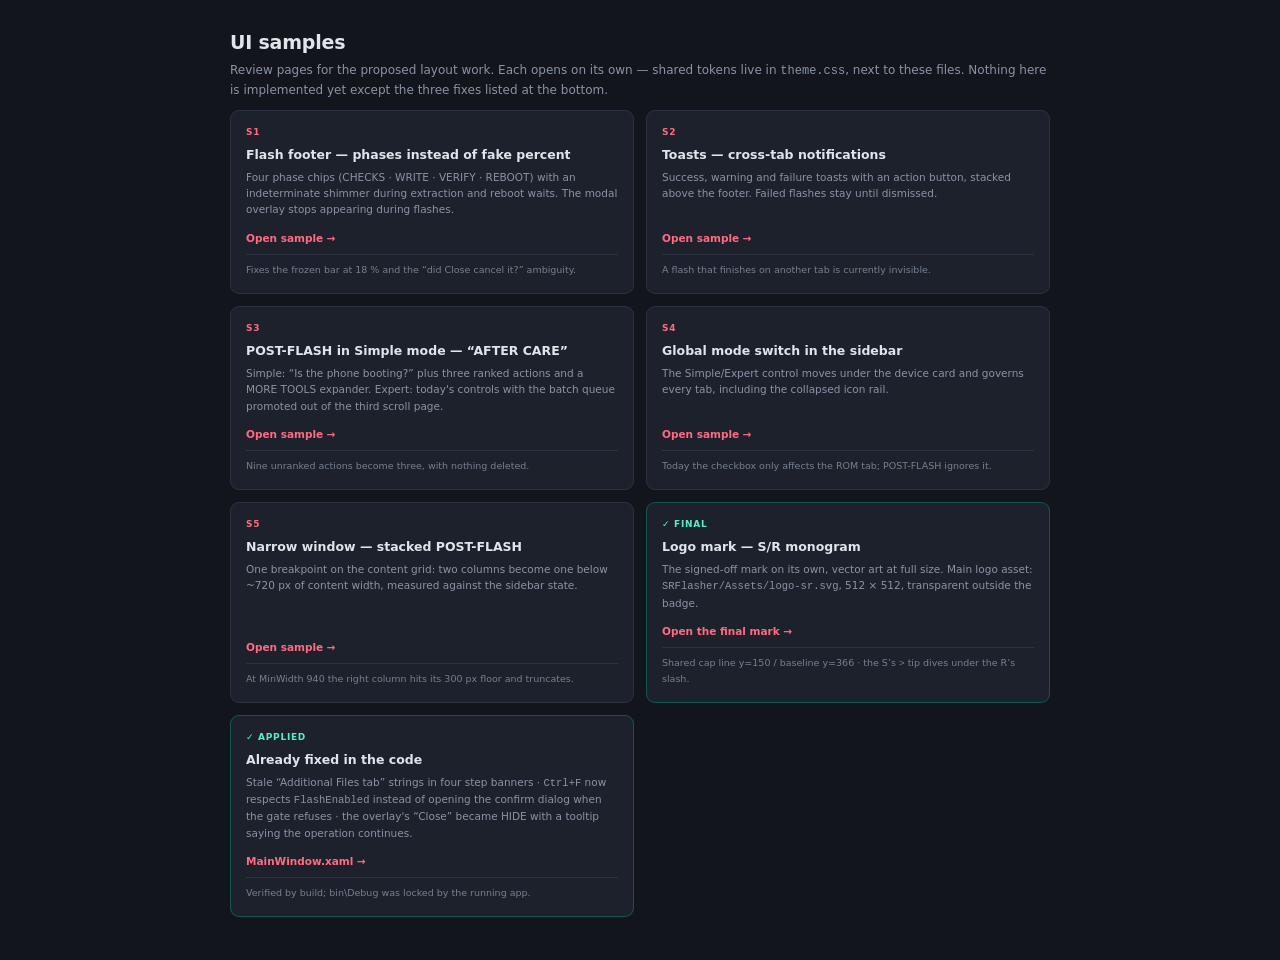
<file: UI-Samples/index.html>
<!DOCTYPE html>
<html lang="en">
<head>
<meta charset="utf-8">
<title>UI samples — index</title>
<link rel="stylesheet" href="theme.css">
<style>
.gallery { display: grid; grid-template-columns: 1fr 1fr; gap: 12px; }
@media (max-width: 700px) { .gallery { grid-template-columns: 1fr; } }
.tile { border: 1px solid var(--line); border-radius: 9px; background: var(--panel);
        padding: 15px; display: flex; flex-direction: column; }
.tile .k { font-size: 9px; font-weight: 700; letter-spacing: .08em; color: var(--red-2);
           margin-bottom: 5px; }
.tile h3 { font-size: 12.5px; margin: 0 0 5px; }
.tile p { font-size: 10.5px; margin: 0 0 12px; flex: 1; }
.tile a { display: inline-block; font-size: 10.5px; font-weight: 700; }
.tile .why { font-size: 9.5px; color: var(--text-faint); margin-top: 8px;
             border-top: 1px solid var(--line); padding-top: 8px; }
.done { border-color: rgba(0,184,148,.35); }
.done .k { color: var(--green-2); }
</style>
</head>
<body>
<div class="wrap">

<h1>UI samples</h1>
<p>Review pages for the proposed layout work. Each opens on its own — shared tokens live in
<code>theme.css</code>, next to these files. Nothing here is implemented yet except the three fixes
listed at the bottom.</p>

<div class="gallery">

  <div class="tile">
    <div class="k">S1</div>
    <h3>Flash footer — phases instead of fake percent</h3>
    <p>Four phase chips (CHECKS · WRITE · VERIFY · REBOOT) with an indeterminate shimmer during
      extraction and reboot waits. The modal overlay stops appearing during flashes.</p>
    <a href="S1-progress-footer.html">Open sample →</a>
    <div class="why">Fixes the frozen bar at 18 % and the “did Close cancel it?” ambiguity.</div>
  </div>

  <div class="tile">
    <div class="k">S2</div>
    <h3>Toasts — cross-tab notifications</h3>
    <p>Success, warning and failure toasts with an action button, stacked above the footer.
      Failed flashes stay until dismissed.</p>
    <a href="S2-toasts.html">Open sample →</a>
    <div class="why">A flash that finishes on another tab is currently invisible.</div>
  </div>

  <div class="tile">
    <div class="k">S3</div>
    <h3>POST-FLASH in Simple mode — “AFTER CARE”</h3>
    <p>Simple: “Is the phone booting?” plus three ranked actions and a MORE TOOLS expander.
      Expert: today's controls with the batch queue promoted out of the third scroll page.</p>
    <a href="S3-after-care.html">Open sample →</a>
    <div class="why">Nine unranked actions become three, with nothing deleted.</div>
  </div>

  <div class="tile">
    <div class="k">S4</div>
    <h3>Global mode switch in the sidebar</h3>
    <p>The Simple/Expert control moves under the device card and governs every tab, including the
      collapsed icon rail.</p>
    <a href="S4-mode-switch.html">Open sample →</a>
    <div class="why">Today the checkbox only affects the ROM tab; POST-FLASH ignores it.</div>
  </div>

  <div class="tile">
    <div class="k">S5</div>
    <h3>Narrow window — stacked POST-FLASH</h3>
    <p>One breakpoint on the content grid: two columns become one below ~720 px of content width,
      measured against the sidebar state.</p>
    <a href="S5-narrow-window.html">Open sample →</a>
    <div class="why">At MinWidth 940 the right column hits its 300 px floor and truncates.</div>
  </div>

  <div class="tile done">
    <div class="k">✓ FINAL</div>
    <h3>Logo mark — S/R monogram</h3>
    <p>The signed-off mark on its own, vector art at full size. Main logo asset:
      <code>SRFlasher/Assets/logo-sr.svg</code>, 512 × 512, transparent outside the badge.</p>
    <a href="logo-final.html">Open the final mark →</a>
    <div class="why">Shared cap line y=150 / baseline y=366 · the S’s <code>&gt;</code> tip dives under the R’s slash.</div>
  </div>

  <div class="tile done">
    <div class="k">✓ APPLIED</div>
    <h3>Already fixed in the code</h3>
    <p>Stale “Additional Files tab” strings in four step banners · <code>Ctrl+F</code> now respects
      <code>FlashEnabled</code> instead of opening the confirm dialog when the gate refuses ·
      the overlay's “Close” became HIDE with a tooltip saying the operation continues.</p>
    <a href="../SRFlasher/MainWindow.xaml">MainWindow.xaml →</a>
    <div class="why">Verified by build; bin\Debug was locked by the running app.</div>
  </div>

</div>

</div>
</body>
</html>
</file>
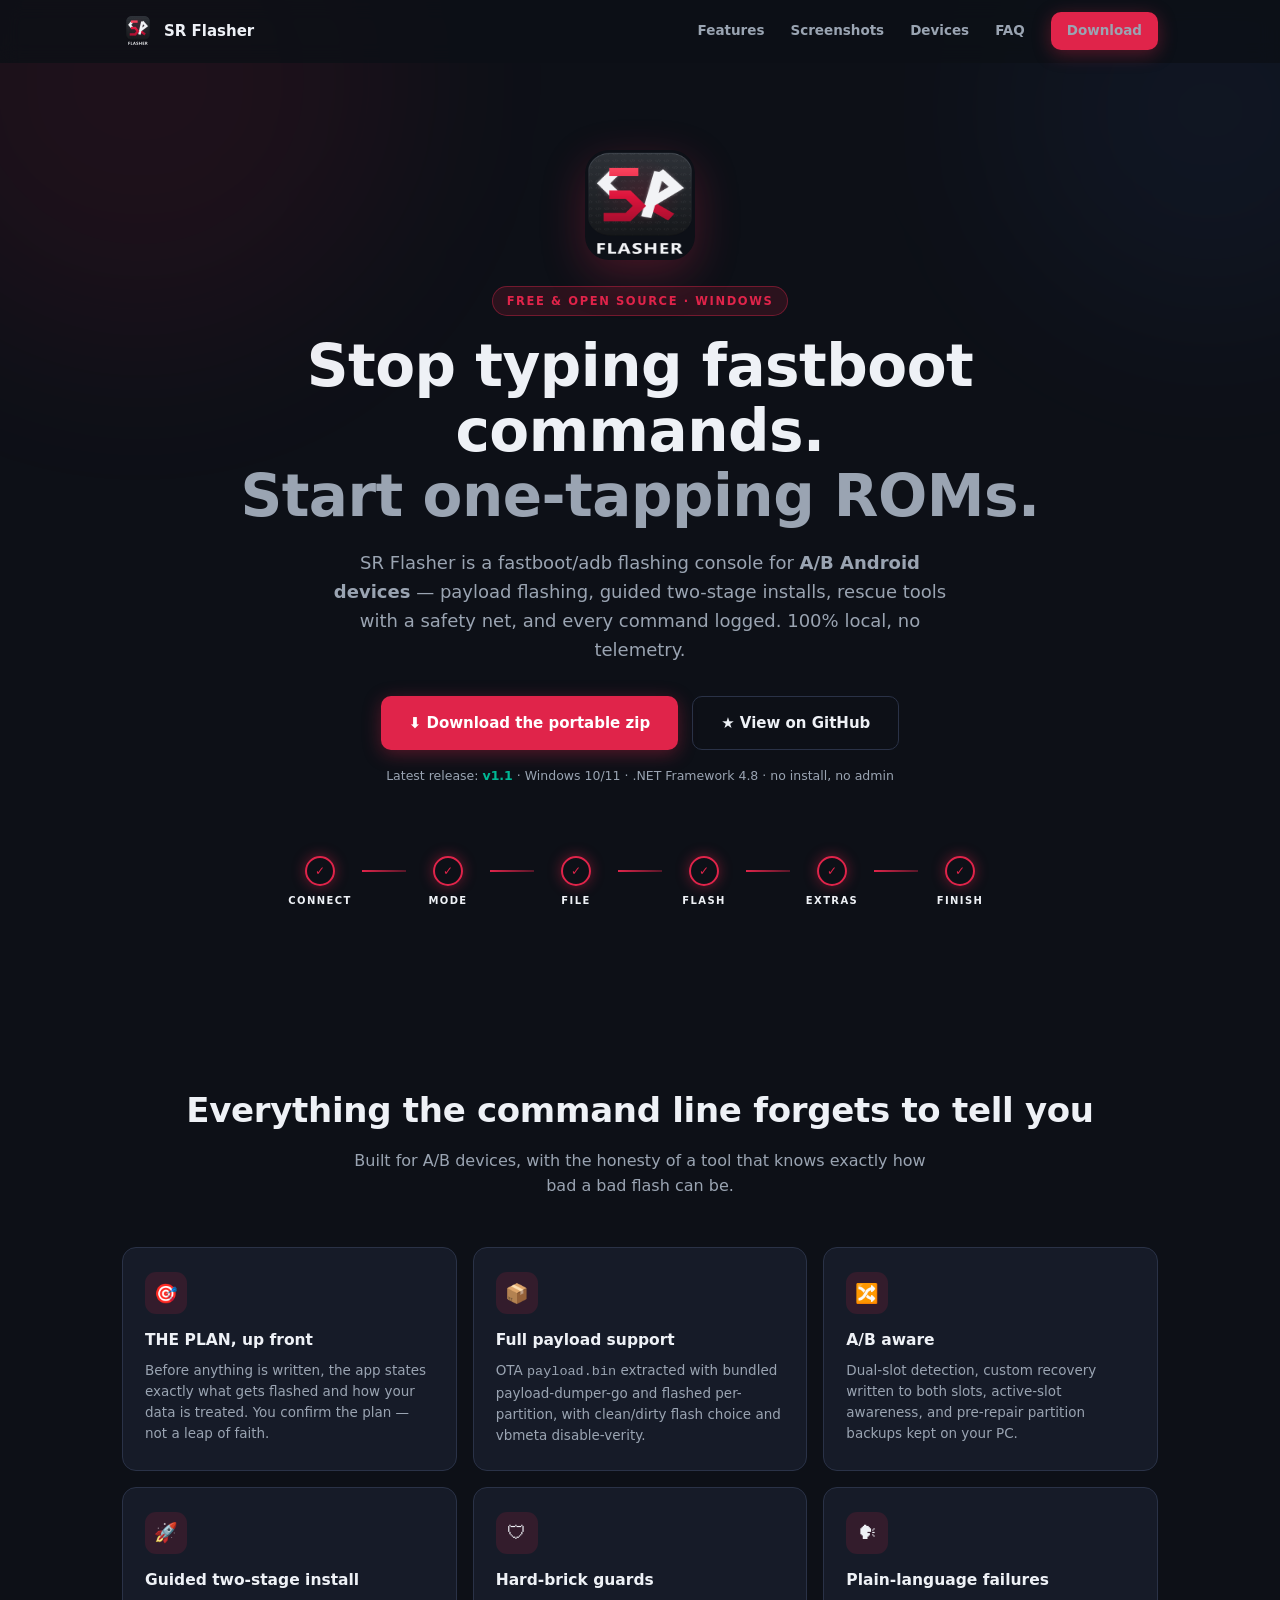
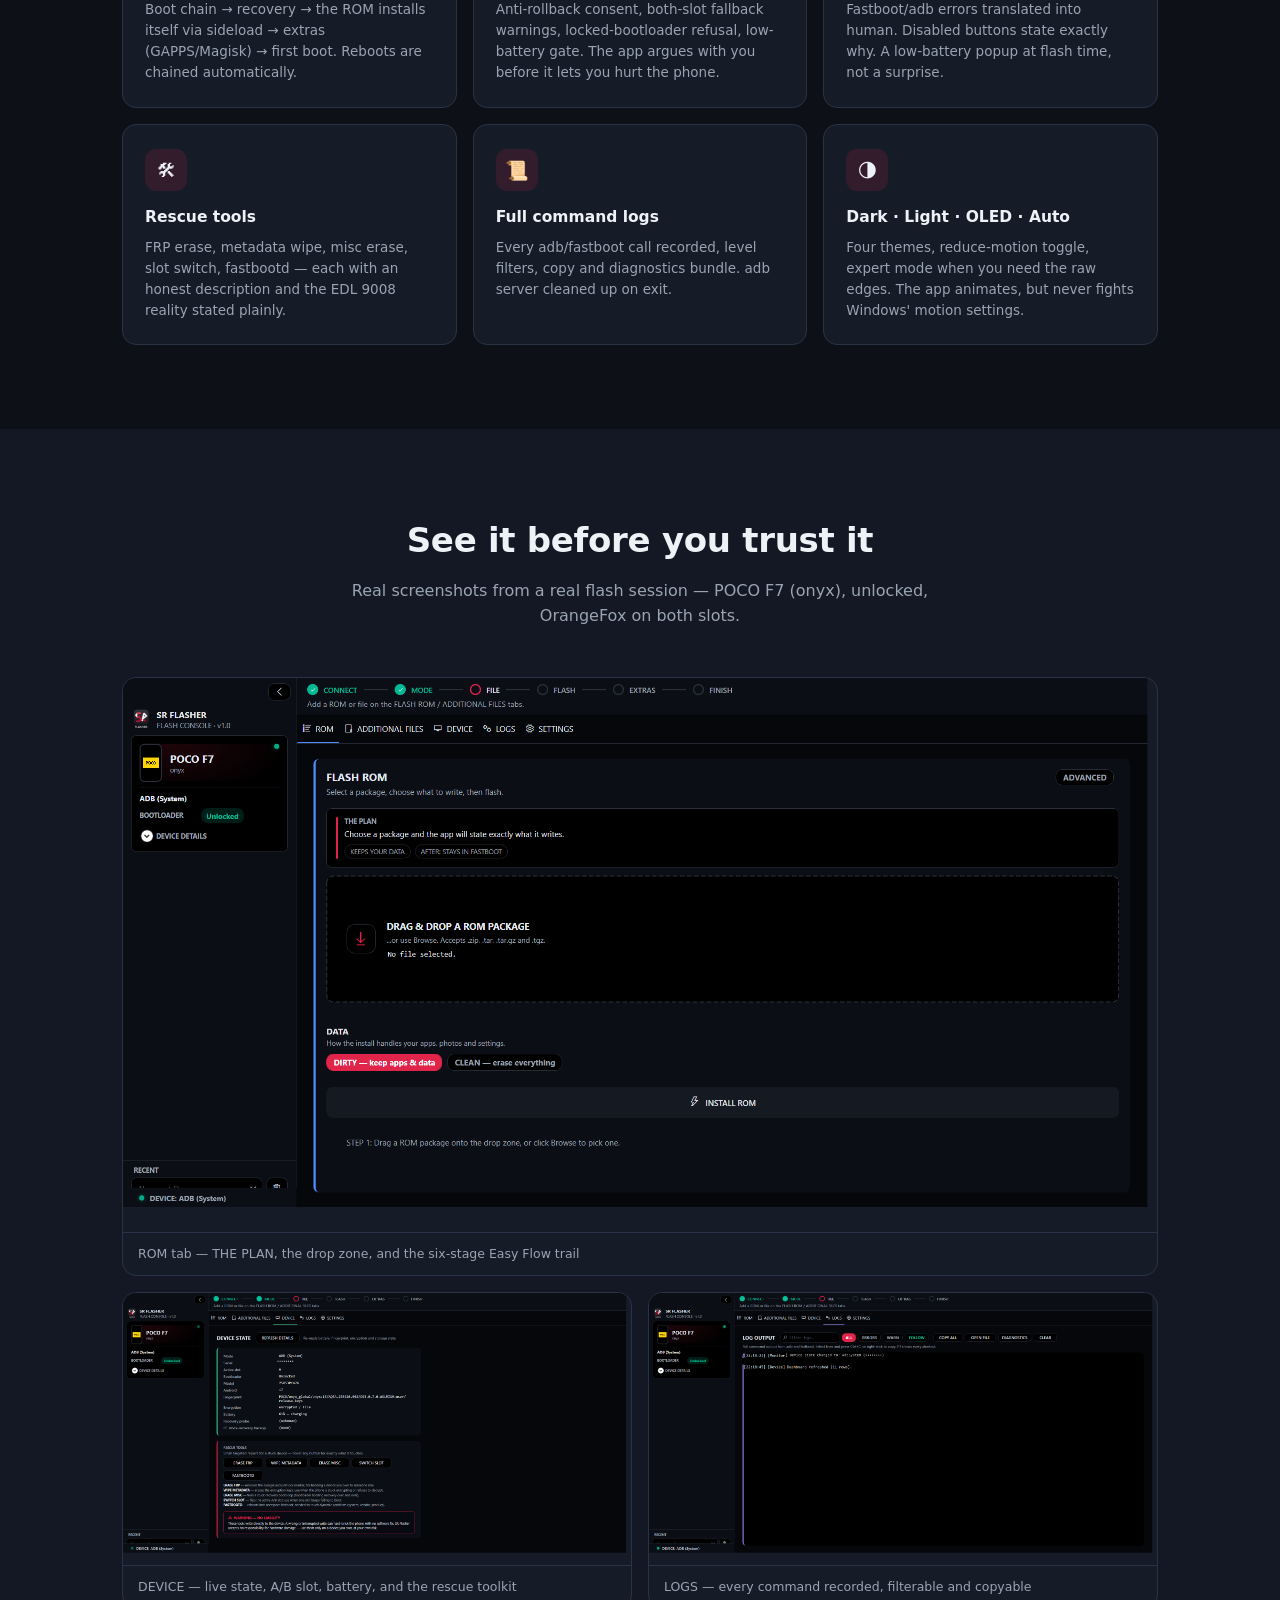
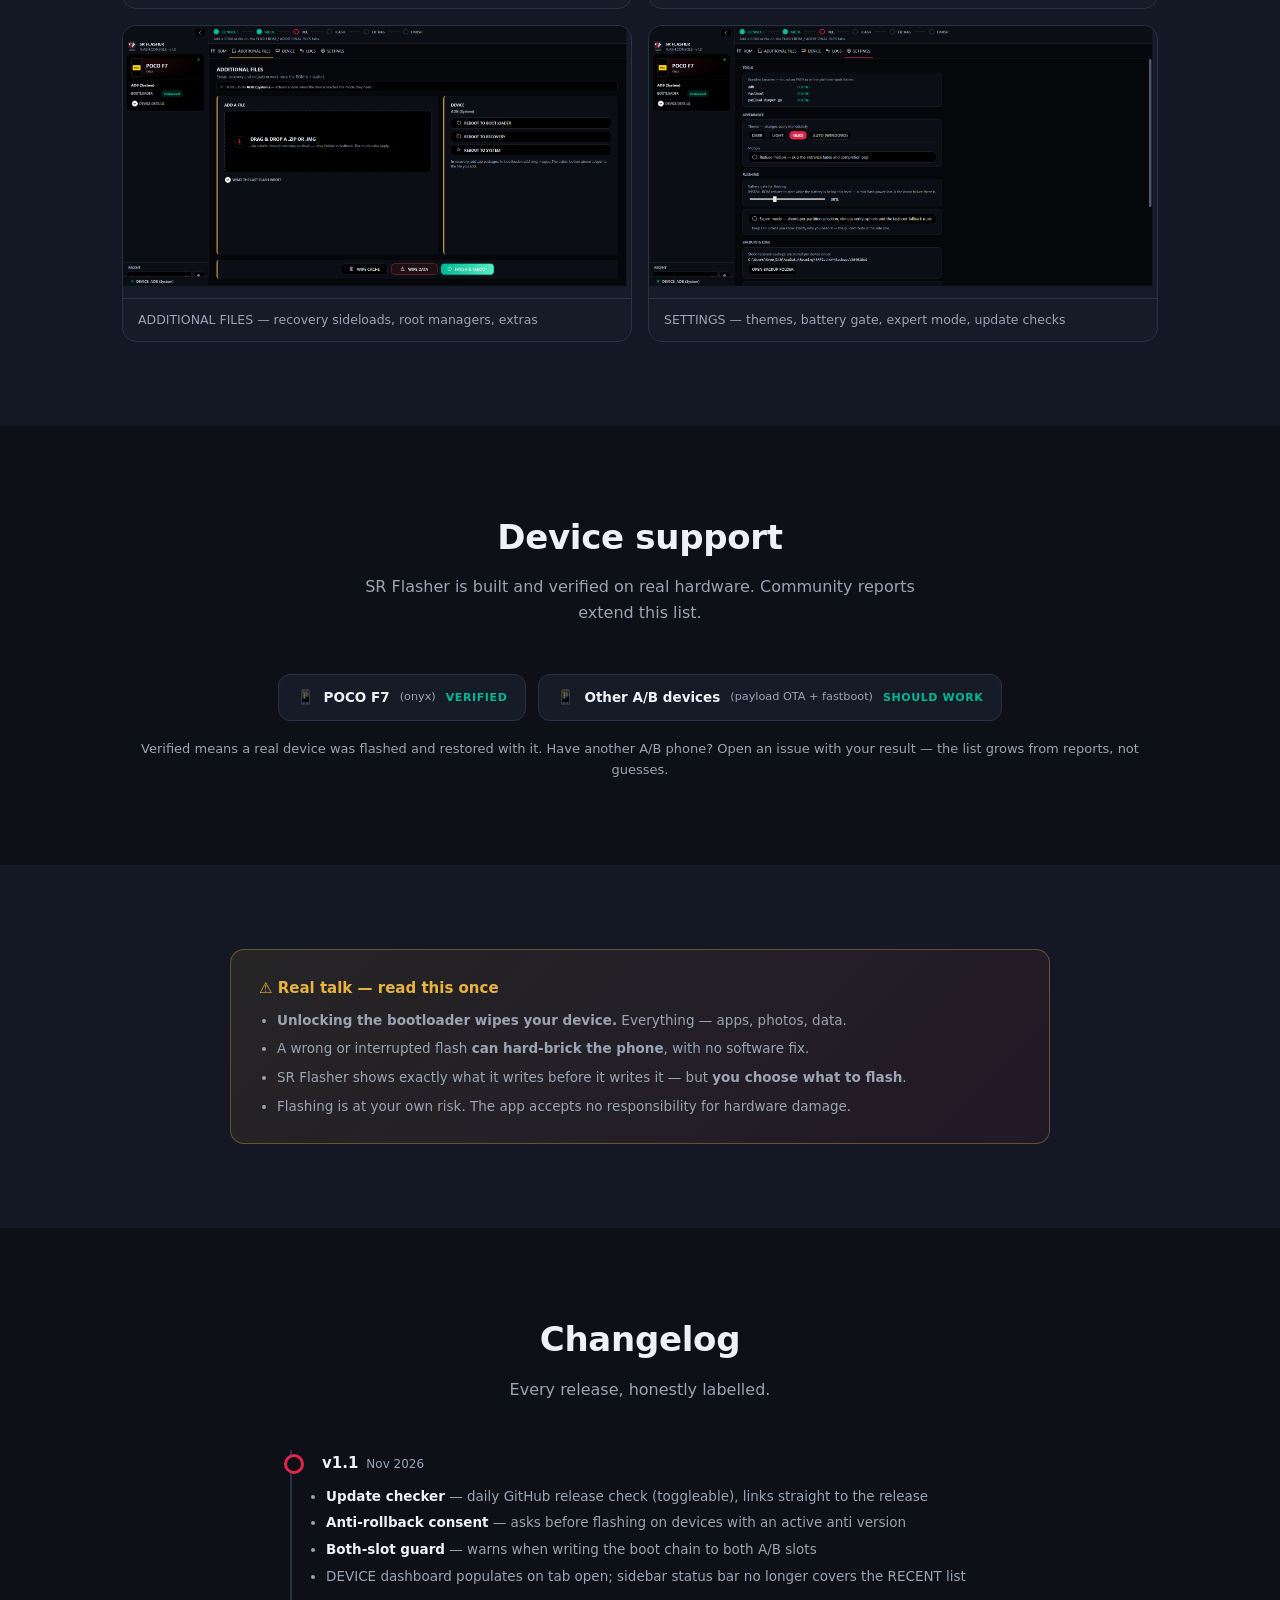
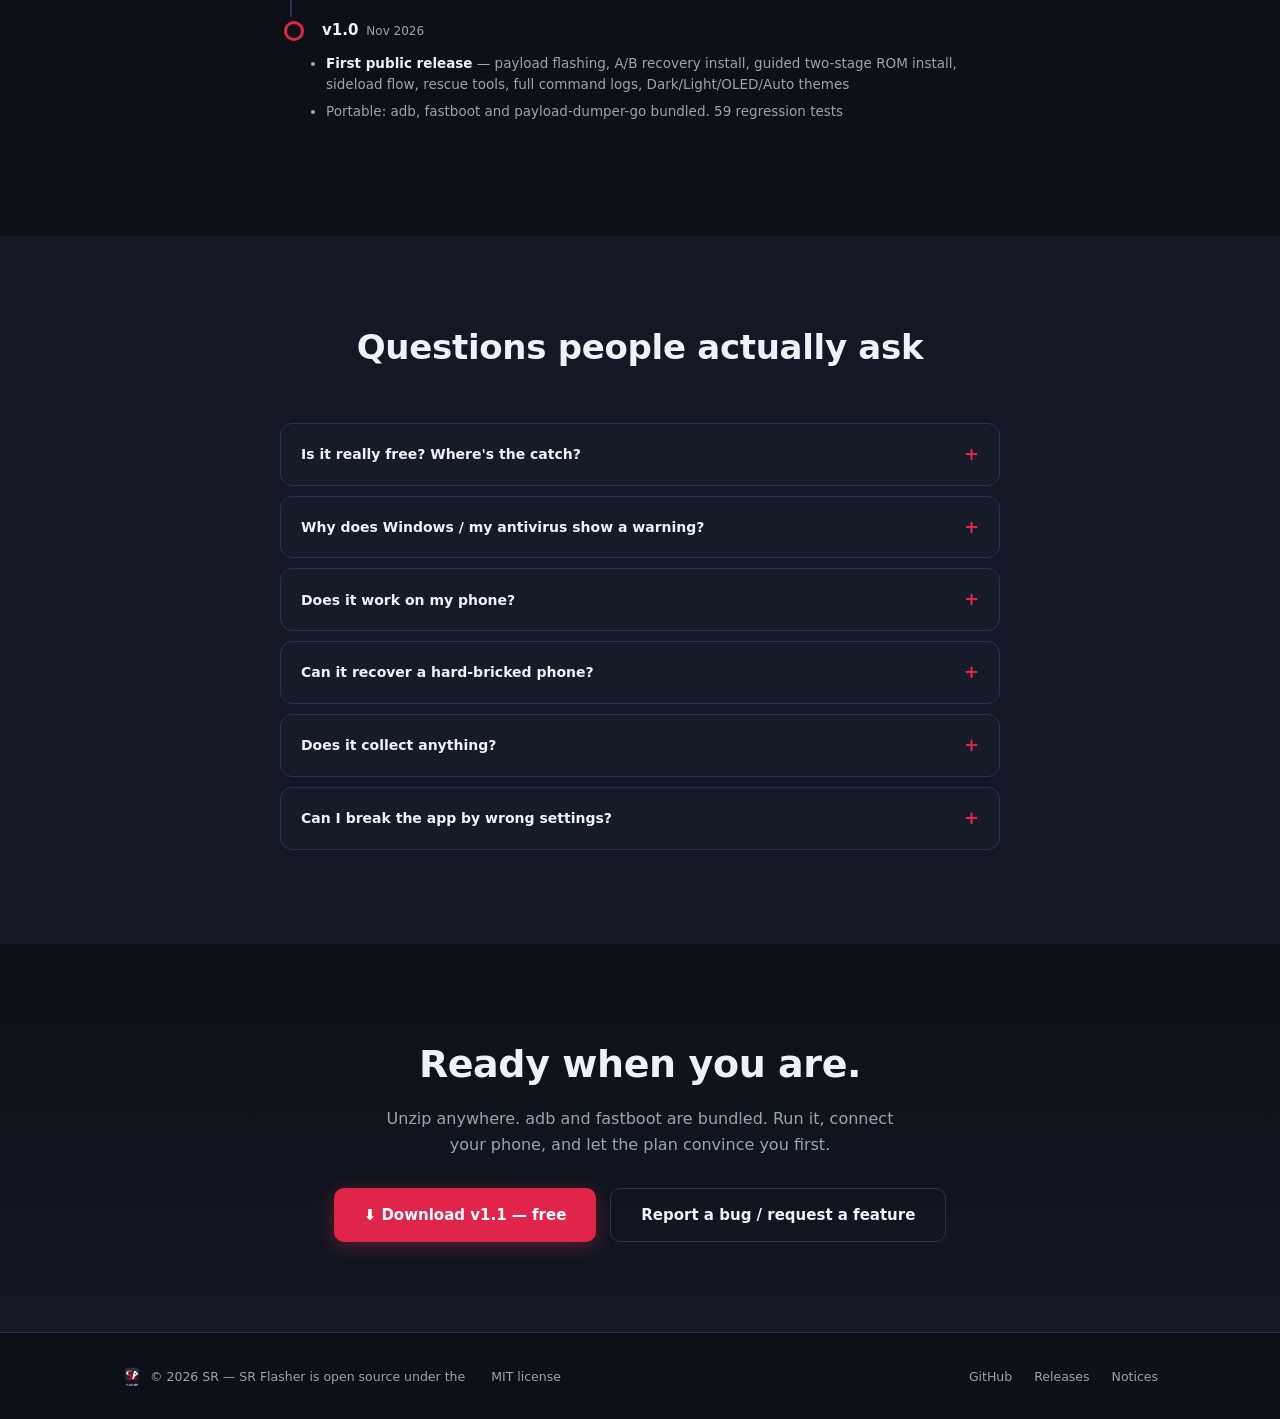
<file: website/index.html>
<!DOCTYPE html>
<html lang="en">
<head>
<meta charset="utf-8">
<meta name="viewport" content="width=device-width, initial-scale=1">
<meta name="description" content="SR Flasher — a fastboot/adb flashing console for A/B Android devices. Payload flashing, guided two-stage install, rescue tools. Free & open source.">
<meta name="theme-color" content="#0d1017">
<title>SR Flasher — flashing console for A/B Android devices</title>
<link rel="icon" type="image/png" href="assets/flasher-icon-256.png">
<link rel="apple-touch-icon" href="assets/flasher-icon-256.png">
<style>
:root{
  --bg:#0d1017; --bg2:#131824; --panel:#161b28; --panel2:#1a2030; --border:#2a3247;
  --text:#eef1f6; --muted:#9aa4b2; --red:#e0244a; --red-soft:rgba(224,36,74,.14);
  --green:#00b894; --amber:#e8b341; --blue:#4c8dff; --purple:#9d7cd8;
  --radius:14px;
}
*{box-sizing:border-box;margin:0;padding:0}
html{scroll-behavior:smooth}
@media (prefers-reduced-motion:reduce){html{scroll-behavior:auto}}
body{background:var(--bg);color:var(--text);font-family:'Segoe UI',system-ui,-apple-system,sans-serif;line-height:1.6;overflow-x:hidden}
::selection{background:var(--red);color:#fff}
img{max-width:100%;display:block}
a{color:var(--blue);text-decoration:none}
.wrap{max-width:1080px;margin:0 auto;padding:0 22px}

/* scroll progress bar */
#progress{position:fixed;top:0;left:0;height:3px;width:0;background:linear-gradient(90deg,var(--red),#ff7a59);z-index:99;transition:width .1s linear}

/* nav */
nav{position:fixed;top:0;left:0;right:0;z-index:50;background:rgba(13,16,23,.82);backdrop-filter:blur(10px);border-bottom:1px solid transparent;transition:border-color .3s}
nav.scrolled{border-bottom-color:var(--border)}
.nav{display:flex;align-items:center;justify-content:space-between;height:62px}
.brand{display:flex;align-items:center;gap:10px;color:var(--text);font-weight:700;font-size:15px}
.brand img{width:32px;height:32px;border-radius:7px}
.navlinks{display:flex;gap:26px;align-items:center}
.navlinks a{color:var(--muted);font-size:13.5px;font-weight:600;transition:color .2s}
.navlinks a:hover{color:var(--text)}
.btn{display:inline-flex;align-items:center;gap:8px;padding:10px 20px;border-radius:10px;font-weight:700;font-size:13.5px;transition:transform .18s,box-shadow .18s,background .18s;cursor:pointer}
.btn-red{background:var(--red);color:#fff;box-shadow:0 4px 18px rgba(224,36,74,.35)}
.btn-red:hover{transform:translateY(-2px);box-shadow:0 8px 26px rgba(224,36,74,.5)}
.btn-ghost{border:1px solid var(--border);color:var(--text)}
.btn-ghost:hover{border-color:var(--muted);transform:translateY(-2px)}
.btn-nav{padding:8px 16px;font-size:12.5px}
#menuBtn{display:none;background:none;border:0;color:var(--text);font-size:22px;cursor:pointer;line-height:1}

/* hero */
.hero{position:relative;padding:150px 0 90px;text-align:center;overflow:hidden}
.glow{position:absolute;border-radius:50%;filter:blur(90px);opacity:.5;pointer-events:none}
.glow1{width:520px;height:520px;background:rgba(224,36,74,.16);top:-180px;left:-120px;animation:drift 14s ease-in-out infinite alternate}
.glow2{width:420px;height:420px;background:rgba(76,141,255,.10);top:-100px;right:-140px;animation:drift 18s ease-in-out infinite alternate-reverse}
@keyframes drift{from{transform:translate(0,0) scale(1)}to{transform:translate(60px,40px) scale(1.12)}}
.hero .logo{width:110px;height:110px;margin:0 auto 26px;border-radius:24px;box-shadow:0 14px 44px rgba(224,36,74,.28);animation:pop .8s cubic-bezier(.2,1.4,.4,1) both}
@keyframes pop{from{opacity:0;transform:scale(.6) translateY(24px)}to{opacity:1;transform:scale(1) translateY(0)}}
.kicker{display:inline-block;font-size:11.5px;font-weight:700;letter-spacing:1.6px;color:var(--red);border:1px solid rgba(224,36,74,.4);border-radius:999px;padding:5px 14px;margin-bottom:18px;background:var(--red-soft)}
h1{font-size:clamp(34px,6vw,58px);line-height:1.12;letter-spacing:-.5px}
h1 .thin{color:var(--muted);font-weight:600}
.hero p.lead{max-width:640px;margin:20px auto 0;color:var(--muted);font-size:clamp(15px,2vw,18px)}
.hero .cta{display:flex;gap:14px;justify-content:center;margin-top:32px;flex-wrap:wrap}
.hero .cta .btn{padding:14px 28px;font-size:15px}
.version-chip{color:var(--muted);font-size:12.5px;margin-top:16px}
.version-chip b{color:var(--green)}

/* hero trail stagger */
#trail.on .step:nth-child(3) .dot{transition-delay:.1s}
#trail.on .step:nth-child(5) .dot{transition-delay:.2s}
#trail.on .step:nth-child(7) .dot{transition-delay:.3s}
#trail.on .step:nth-child(9) .dot{transition-delay:.4s}
#trail.on .step:nth-child(11) .dot{transition-delay:.5s}
#trail .bar:nth-child(2){transition-delay:.05s}
#trail .bar:nth-child(4){transition-delay:.15s}
#trail .bar:nth-child(6){transition-delay:.25s}
#trail .bar:nth-child(8){transition-delay:.35s}
#trail .bar:nth-child(10){transition-delay:.45s}

/* scroll rail — the trail, reborn as a section tracker */
#rail{position:fixed;bottom:20px;left:50%;transform:translate(-50%,110px);opacity:0;z-index:60;
  background:rgba(19,24,36,.88);backdrop-filter:blur(12px);border:1px solid var(--border);border-radius:999px;
  padding:13px 22px 11px;box-shadow:0 12px 38px rgba(0,0,0,.5);
  transition:transform .5s cubic-bezier(.2,1.25,.4,1),opacity .5s;pointer-events:none}
#rail.show{transform:translate(-50%,0);opacity:1;pointer-events:auto}
#rail .trail{margin:0;display:flex;justify-content:center;align-items:center;flex-wrap:nowrap}
#rail .step{cursor:pointer}
#rail .dot{width:24px;height:24px;font-size:10px;transition:all .45s cubic-bezier(.2,1.3,.4,1)}
#rail .lbl{transition:color .45s;font-size:9.5px;letter-spacing:1px}
#rail .bar{width:26px;margin:0 5px 22px;transition:background .45s}
#rail .bar.on{background:linear-gradient(90deg,rgba(224,36,74,.85),rgba(224,36,74,.35))}
#rail .step:hover .dot{border-color:var(--red);color:var(--red)}
#rail .dot.done{border-color:rgba(224,36,74,.55);color:rgba(224,36,74,.75);box-shadow:none}
#rail .dot.active{background:var(--red);border-color:var(--red);color:#fff;animation:pulse 1.8s infinite}
#rail .lbl.on{color:var(--text)}
#rail .lbl.active{color:var(--red)}
@keyframes pulse{0%,100%{box-shadow:0 0 0 0 rgba(224,36,74,.45)}55%{box-shadow:0 0 0 9px rgba(224,36,74,0)}}

/* trail */
.trail{margin:70px auto 0;display:flex;justify-content:center;align-items:center;flex-wrap:wrap;gap:0;max-width:760px}
.trail .step{display:flex;flex-direction:column;align-items:center;gap:7px;min-width:72px}
.trail .dot{width:30px;height:30px;border-radius:50%;border:2.5px solid var(--border);display:flex;align-items:center;justify-content:center;font-weight:800;font-size:12px;color:var(--muted);transition:all .5s cubic-bezier(.2,1.3,.4,1)}
.trail .lbl{font-size:10px;font-weight:700;letter-spacing:1.4px;color:var(--muted)}
.trail .bar{width:44px;height:2.5px;background:var(--border);margin:0 6px 24px;transition:background .5s}
.trail.on .dot{border-color:var(--red);color:var(--red);box-shadow:0 0 14px rgba(224,36,74,.45)}
.trail.on .bar{background:linear-gradient(90deg,var(--red),rgba(224,36,74,.35))}
.trail.on .lbl{color:var(--text)}

/* sections */
section{padding:84px 0}
.sec-head{text-align:center;margin-bottom:48px}
.sec-head h2{font-size:clamp(24px,4vw,34px);letter-spacing:-.3px}
.sec-head p{color:var(--muted);margin-top:10px;max-width:600px;margin-left:auto;margin-right:auto}
.grid{display:grid;grid-template-columns:repeat(3,1fr);gap:16px}
.card{background:var(--panel);border:1px solid var(--border);border-radius:var(--radius);padding:24px 22px;transition:transform .25s,border-color .25s,box-shadow .25s}
.card:hover{transform:translateY(-5px);border-color:rgba(224,36,74,.5);box-shadow:0 14px 34px rgba(0,0,0,.4)}
.card .ico{width:42px;height:42px;border-radius:11px;display:flex;align-items:center;justify-content:center;font-size:19px;margin-bottom:14px;background:var(--red-soft)}
.card h3{font-size:15.5px;margin-bottom:7px}
.card p{color:var(--muted);font-size:13.5px;line-height:1.55}

/* screenshots */
.shots{display:grid;grid-template-columns:1fr 1fr;gap:16px}
.shot{border-radius:var(--radius);overflow:hidden;border:1px solid var(--border);background:var(--panel);transition:transform .3s,box-shadow .3s}
.shot:hover{transform:scale(1.015);box-shadow:0 18px 50px rgba(0,0,0,.5)}
.shot img{width:100%}
.shot figcaption{padding:11px 15px;font-size:12.5px;color:var(--muted);border-top:1px solid var(--border)}
.shot.wide{grid-column:1/-1}

/* device support */
.support{display:flex;flex-wrap:wrap;gap:12px;justify-content:center}
.dev-chip{display:flex;align-items:center;gap:10px;background:var(--panel);border:1px solid var(--border);border-radius:12px;padding:12px 18px;font-size:13.5px}
.dev-chip .st{color:var(--green);font-weight:700;font-size:11px;letter-spacing:.6px}
.dev-chip small{color:var(--muted)}

/* honesty */
.warnbox{background:linear-gradient(135deg,rgba(232,179,65,.09),rgba(224,36,74,.07));border:1px solid rgba(232,179,65,.35);border-radius:var(--radius);padding:26px 28px;max-width:820px;margin:0 auto}
.warnbox h3{color:var(--amber);font-size:15px;margin-bottom:10px}
.warnbox li{color:var(--muted);font-size:13.5px;margin:7px 0 0 18px}

/* changelog */
.log{max-width:720px;margin:0 auto}
.rel{position:relative;padding:0 0 30px 30px;border-left:2px solid var(--border);margin-left:10px}
.rel:last-child{border-left-color:transparent}
.rel::before{content:'';position:absolute;left:-8px;top:4px;width:14px;height:14px;border-radius:50%;background:var(--bg);border:3px solid var(--red)}
.rel .v{font-weight:800;font-size:15px}
.rel .date{color:var(--muted);font-size:12px;margin-left:8px}
.rel ul{margin:10px 0 0 4px}
.rel li{color:var(--muted);font-size:13.5px;margin-top:5px}
.rel li b{color:var(--text);font-weight:600}

/* faq */
.faq{max-width:720px;margin:0 auto}
.q{border:1px solid var(--border);border-radius:12px;background:var(--panel);margin-bottom:10px;overflow:hidden}
.q summary{padding:16px 20px;cursor:pointer;font-weight:600;font-size:14px;list-style:none;display:flex;justify-content:space-between;align-items:center}
.q summary::-webkit-details-marker{display:none}
.q summary::after{content:'+';color:var(--red);font-size:18px;font-weight:700;transition:transform .2s}
.q[open] summary::after{transform:rotate(45deg)}
.q .a{padding:0 20px 16px;color:var(--muted);font-size:13.5px}

/* final cta */
.final{background:linear-gradient(180deg,var(--bg),var(--bg2));text-align:center;padding:90px 0}
.final h2{font-size:clamp(24px,4.4vw,38px);letter-spacing:-.4px}
.final p{color:var(--muted);margin:12px auto 30px;max-width:520px}

/* footer */
footer{border-top:1px solid var(--border);padding:34px 0;color:var(--muted);font-size:12.5px}
.foot{display:flex;justify-content:space-between;align-items:center;flex-wrap:wrap;gap:14px}
.foot a{color:var(--muted);margin-left:18px}
.foot a:hover{color:var(--text)}
.foot .fl{display:flex;align-items:center;gap:8px;color:var(--muted)}
.foot img{width:20px;height:20px;border-radius:5px}

/* scroll reveal */
.rv{opacity:0;transform:translateY(28px);transition:opacity .7s cubic-bezier(.2,.7,.3,1),transform .7s cubic-bezier(.2,.7,.3,1)}
.rv.in{opacity:1;transform:none}
.rv.d1{transition-delay:.08s}.rv.d2{transition-delay:.16s}.rv.d3{transition-delay:.24s}.rv.d4{transition-delay:.32s}.rv.d5{transition-delay:.4s}
.rv-l{opacity:0;transform:translateX(-34px);transition:all .7s cubic-bezier(.2,.7,.3,1)}
.rv-l.in{opacity:1;transform:none}
@media (prefers-reduced-motion:reduce){
  .rv,.rv-l{opacity:1!important;transform:none!important;transition:none!important}
  .glow{animation:none}
  *{transition-duration:.01ms!important;animation-duration:.01ms!important}
}

/* mobile */
@media (max-width:820px){
  .grid{grid-template-columns:1fr 1fr}
  .navlinks{position:fixed;inset:62px 0 auto 0;background:rgba(13,16,23,.97);border-bottom:1px solid var(--border);flex-direction:column;padding:18px 22px 22px;gap:16px;display:none}
  .navlinks.open{display:flex}
  #menuBtn{display:block}
}
@media (max-width:860px){
  #rail .lbl{display:none}
  #rail .bar{width:16px}
}
@media (max-width:560px){
  .grid{grid-template-columns:1fr}
  .shots{grid-template-columns:1fr}
  section{padding:60px 0}
  .hero{padding:120px 0 60px}
  .trail .bar{width:22px}
  .trail .step{min-width:56px}
  #rail{bottom:12px;padding:10px 14px 8px}
  #rail .dot{width:22px;height:22px}
}
</style>
</head>
<body>

<div id="progress"></div>

<nav id="nav">
  <div class="wrap nav">
    <a class="brand" href="#top"><img src="assets/flasher-icon-256.png" alt="SR Flasher logo">SR Flasher</a>
    <div class="navlinks" id="navlinks">
      <a href="#features">Features</a>
      <a href="#screenshots">Screenshots</a>
      <a href="#devices">Devices</a>
      <a href="#faq">FAQ</a>
      <a class="btn btn-red btn-nav" href="https://github.com/sreejith19931/SRFlasher/releases/latest" target="_blank" rel="noopener">Download</a>
    </div>
    <button id="menuBtn" aria-label="Menu">☰</button>
  </div>
</nav>

<!-- ==================== HERO ==================== -->
<header class="hero" id="top">
  <div class="glow glow1"></div><div class="glow glow2"></div>
  <div class="wrap">
    <img class="logo" src="assets/logo.png" alt="SR Flasher logo">
    <div class="kicker rv">FREE &amp; OPEN SOURCE · WINDOWS</div>
    <h1 class="rv d1">Stop typing fastboot commands.<br><span class="thin">Start one-tapping ROMs.</span></h1>
    <p class="lead rv d2">SR Flasher is a fastboot/adb flashing console for <b>A/B Android devices</b> —
    payload flashing, guided two-stage installs, rescue tools with a safety net, and
    every command logged. 100% local, no telemetry.</p>
    <div class="cta rv d3">
      <a class="btn btn-red" href="https://github.com/sreejith19931/SRFlasher/releases/latest" target="_blank" rel="noopener">⬇ Download the portable zip</a>
      <a class="btn btn-ghost" href="https://github.com/sreejith19931/SRFlasher" target="_blank" rel="noopener">★ View on GitHub</a>
    </div>
    <div class="version-chip rv d4">Latest release: <b>v1.1</b> · Windows 10/11 · .NET Framework 4.8 · no install, no admin</div>

    <div class="trail rv d5" id="trail">
      <div class="step"><div class="dot">✓</div><div class="lbl">CONNECT</div></div>
      <div class="bar"></div>
      <div class="step"><div class="dot">✓</div><div class="lbl">MODE</div></div>
      <div class="bar"></div>
      <div class="step"><div class="dot">✓</div><div class="lbl">FILE</div></div>
      <div class="bar"></div>
      <div class="step"><div class="dot">✓</div><div class="lbl">FLASH</div></div>
      <div class="bar"></div>
      <div class="step"><div class="dot">✓</div><div class="lbl">EXTRAS</div></div>
      <div class="bar"></div>
      <div class="step"><div class="dot">✓</div><div class="lbl">FINISH</div></div>
    </div>
  </div>
</header>

<!-- scroll rail (trail becomes the section tracker) -->
<div id="rail" aria-label="Page sections"><div class="trail" id="railTrail"></div></div>

<!-- ==================== FEATURES ==================== -->
<section id="features">
  <div class="wrap">
    <div class="sec-head rv"><h2>Everything the command line forgets to tell you</h2>
    <p>Built for A/B devices, with the honesty of a tool that knows exactly how bad a bad flash can be.</p></div>
    <div class="grid">
      <div class="card rv"><div class="ico">🎯</div><h3>THE PLAN, up front</h3><p>Before anything is written, the app states exactly what gets flashed and how your data is treated. You confirm the plan — not a leap of faith.</p></div>
      <div class="card rv d1"><div class="ico">📦</div><h3>Full payload support</h3><p>OTA <code>payload.bin</code> extracted with bundled payload-dumper-go and flashed per-partition, with clean/dirty flash choice and vbmeta disable-verity.</p></div>
      <div class="card rv d2"><div class="ico">🔀</div><h3>A/B aware</h3><p>Dual-slot detection, custom recovery written to both slots, active-slot awareness, and pre-repair partition backups kept on your PC.</p></div>
      <div class="card rv"><div class="ico">🚀</div><h3>Guided two-stage install</h3><p>Boot chain → recovery → the ROM installs itself via sideload → extras (GAPPS/Magisk) → first boot. Reboots are chained automatically.</p></div>
      <div class="card rv d1"><div class="ico">🛡</div><h3>Hard-brick guards</h3><p>Anti-rollback consent, both-slot fallback warnings, locked-bootloader refusal, low-battery gate. The app argues with you before it lets you hurt the phone.</p></div>
      <div class="card rv d2"><div class="ico">🗣</div><h3>Plain-language failures</h3><p>Fastboot/adb errors translated into human. Disabled buttons state exactly why. A low-battery popup at flash time, not a surprise.</p></div>
      <div class="card rv"><div class="ico">🛠</div><h3>Rescue tools</h3><p>FRP erase, metadata wipe, misc erase, slot switch, fastbootd — each with an honest description and the EDL 9008 reality stated plainly.</p></div>
      <div class="card rv d1"><div class="ico">📜</div><h3>Full command logs</h3><p>Every adb/fastboot call recorded, level filters, copy and diagnostics bundle. adb server cleaned up on exit.</p></div>
      <div class="card rv d2"><div class="ico">🌗</div><h3>Dark · Light · OLED · Auto</h3><p>Four themes, reduce-motion toggle, expert mode when you need the raw edges. The app animates, but never fights Windows' motion settings.</p></div>
    </div>
  </div>
</section>

<!-- ==================== SCREENSHOTS ==================== -->
<section id="screenshots" style="background:var(--bg2)">
  <div class="wrap">
    <div class="sec-head rv"><h2>See it before you trust it</h2>
    <p>Real screenshots from a real flash session — POCO F7 (onyx), unlocked, OrangeFox on both slots.</p></div>
    <div class="shots">
      <figure class="shot wide rv"><img loading="lazy" src="assets/rom-tab.png" alt="ROM tab — the plan, drop zone and step trail"><figcaption>ROM tab — THE PLAN, the drop zone, and the six-stage Easy Flow trail</figcaption></figure>
      <figure class="shot rv"><img loading="lazy" src="assets/device-tab.png" alt="Device dashboard and rescue tools"><figcaption>DEVICE — live state, A/B slot, battery, and the rescue toolkit</figcaption></figure>
      <figure class="shot rv d1"><img loading="lazy" src="assets/logs-tab.png" alt="Command log with filters"><figcaption>LOGS — every command recorded, filterable and copyable</figcaption></figure>
      <figure class="shot rv"><img loading="lazy" src="assets/additional-tab.png" alt="Additional files tab"><figcaption>ADDITIONAL FILES — recovery sideloads, root managers, extras</figcaption></figure>
      <figure class="shot rv d1"><img loading="lazy" src="assets/settings-tab.png" alt="Settings"><figcaption>SETTINGS — themes, battery gate, expert mode, update checks</figcaption></figure>
    </div>
  </div>
</section>

<!-- ==================== DEVICES ==================== -->
<section id="devices">
  <div class="wrap">
    <div class="sec-head rv"><h2>Device support</h2>
    <p>SR Flasher is built and verified on real hardware. Community reports extend this list.</p></div>
    <div class="support rv">
      <div class="dev-chip">📱 <b>POCO F7</b> <small>(onyx)</small> <span class="st">VERIFIED</span></div>
      <div class="dev-chip">📱 <b>Other A/B devices</b> <small>(payload OTA + fastboot)</small> <span class="st">SHOULD WORK</span></div>
    </div>
    <p class="rv" style="text-align:center;color:var(--muted);font-size:13px;margin-top:18px">
    Verified means a real device was flashed and restored with it. Have another A/B phone?
    Open an issue with your result — the list grows from reports, not guesses.</p>
  </div>
</section>

<!-- ==================== HONESTY ==================== -->
<section id="safety" style="background:var(--bg2)">
  <div class="wrap">
    <div class="warnbox rv">
      <h3>⚠️ Real talk — read this once</h3>
      <ul>
        <li><b>Unlocking the bootloader wipes your device.</b> Everything — apps, photos, data.</li>
        <li>A wrong or interrupted flash <b>can hard-brick the phone</b>, with no software fix.</li>
        <li>SR Flasher shows exactly what it writes before it writes it — but <b>you choose what to flash</b>.</li>
        <li>Flashing is at your own risk. The app accepts no responsibility for hardware damage.</li>
      </ul>
    </div>
  </div>
</section>

<!-- ==================== CHANGELOG ==================== -->
<section id="changelog">
  <div class="wrap">
    <div class="sec-head rv"><h2>Changelog</h2><p>Every release, honestly labelled.</p></div>
    <div class="log">
      <div class="rel rv"><span class="v">v1.1</span><span class="date">Nov 2026</span>
        <ul>
          <li><b>Update checker</b> — daily GitHub release check (toggleable), links straight to the release</li>
          <li><b>Anti-rollback consent</b> — asks before flashing on devices with an active anti version</li>
          <li><b>Both-slot guard</b> — warns when writing the boot chain to both A/B slots</li>
          <li>DEVICE dashboard populates on tab open; sidebar status bar no longer covers the RECENT list</li>
        </ul>
      </div>
      <div class="rel rv"><span class="v">v1.0</span><span class="date">Nov 2026</span>
        <ul>
          <li><b>First public release</b> — payload flashing, A/B recovery install, guided two-stage ROM install, sideload flow, rescue tools, full command logs, Dark/Light/OLED/Auto themes</li>
          <li>Portable: adb, fastboot and payload-dumper-go bundled. 59 regression tests</li>
        </ul>
      </div>
    </div>
  </div>
</section>

<!-- ==================== FAQ ==================== -->
<section id="faq" style="background:var(--bg2)">
  <div class="wrap">
    <div class="sec-head rv"><h2>Questions people actually ask</h2></div>
    <div class="faq">
      <details class="q rv"><summary>Is it really free? Where's the catch?</summary><div class="a">MIT-licensed open source, forever. No accounts, no ads, no telemetry, no "pro" tier. The bundled tools (adb, fastboot, payload-dumper-go) are Apache/BSD licensed and credited in THIRD-PARTY-NOTICES.md.</div></details>
      <details class="q rv"><summary>Why does Windows / my antivirus show a warning?</summary><div class="a">The exe is unsigned (code-signing certificates cost money a free tool doesn't have yet). SmartScreen shows "unknown publisher" until enough installs build reputation. The code is fully open — build it yourself if you prefer.</div></details>
      <details class="q rv"><summary>Does it work on my phone?</summary><div class="a">It's built for A/B (seamless-updates) devices with an unlocked bootloader. POCO F7 (onyx) is verified end-to-end. Other A/B devices follow the same flow — report your result and it gets added to the list.</div></details>
      <details class="q rv"><summary>Can it recover a hard-bricked phone?</summary><div class="a">No — and it says so instead of pretending. Qualcomm EDL (9008) requires an authorized flasher with credentials. What it CAN do: prevent you getting there, back up recovery before repair, and switch slots on a device stuck on a bad slot.</div></details>
      <details class="q rv"><summary>Does it collect anything?</summary><div class="a">No telemetry, no accounts. The only network call is an optional daily check of the public GitHub releases API — and it sends nothing but a plain request.</div></details>
      <details class="q rv"><summary>Can I break the app by wrong settings?</summary><div class="a">The guided route is the safe one. Expert mode exposes per-partition selection and vbmeta verity options — labeled "keep OFF unless you know exactly why you need it".</div></details>
    </div>
  </div>
</section>

<!-- ==================== FINAL CTA ==================== -->
<section class="final">
  <div class="wrap">
    <h2 class="rv">Ready when you are.</h2>
    <p class="rv d1">Unzip anywhere. adb and fastboot are bundled. Run it, connect your phone, and let the plan convince you first.</p>
    <div class="cta rv d2" style="display:flex;gap:14px;justify-content:center;flex-wrap:wrap">
      <a class="btn btn-red" style="padding:14px 30px;font-size:15px" href="https://github.com/sreejith19931/SRFlasher/releases/latest" target="_blank" rel="noopener">⬇ Download v1.1 — free</a>
      <a class="btn btn-ghost" style="padding:14px 30px;font-size:15px" href="https://github.com/sreejith19931/SRFlasher/issues" target="_blank" rel="noopener">Report a bug / request a feature</a>
    </div>
  </div>
</section>

<footer>
  <div class="wrap foot">
    <span class="fl"><img src="assets/flasher-icon-256.png" alt="">© 2026 SR — SR Flasher is open source under the <a href="https://github.com/sreejith19931/SRFlasher/blob/main/LICENSE" target="_blank" rel="noopener">MIT license</a></span>
    <span>
      <a href="https://github.com/sreejith19931/SRFlasher" target="_blank" rel="noopener">GitHub</a>
      <a href="https://github.com/sreejith19931/SRFlasher/releases" target="_blank" rel="noopener">Releases</a>
      <a href="https://github.com/sreejith19931/SRFlasher/blob/main/THIRD-PARTY-NOTICES.md" target="_blank" rel="noopener">Notices</a>
    </span>
  </div>
</footer>

<script>
(function(){
  var reduce = window.matchMedia('(prefers-reduced-motion: reduce)').matches;

  // scroll progress + nav border
  var bar = document.getElementById('progress'), nav = document.getElementById('nav');
  function onScroll(){
    var h = document.documentElement;
    var p = h.scrollTop / (h.scrollHeight - h.clientHeight);
    bar.style.width = (p*100) + '%';
    nav.classList.toggle('scrolled', h.scrollTop > 12);
  }
  window.addEventListener('scroll', onScroll, {passive:true}); onScroll();

  // mobile menu
  var mb = document.getElementById('menuBtn'), nl = document.getElementById('navlinks');
  mb.addEventListener('click', function(){ nl.classList.toggle('open'); });
  nl.addEventListener('click', function(e){ if(e.target.tagName==='A') nl.classList.remove('open'); });

  // scroll reveal
  var io = new IntersectionObserver(function(entries){
    entries.forEach(function(en){ if(en.isIntersecting){ en.target.classList.add('in'); io.unobserve(en.target); } });
  }, {threshold:.12, rootMargin:'0px 0px -40px 0px'});
  document.querySelectorAll('.rv,.rv-l').forEach(function(el){ io.observe(el); });

  // trail lights up when hero passes mid-viewport
  var trail = document.getElementById('trail');
  var tio = new IntersectionObserver(function(es){
    es.forEach(function(en){ if(en.isIntersecting){ trail.classList.add('on'); tio.unobserve(trail); } });
  }, {threshold:.5});
  tio.observe(trail);

  // scroll rail: the same trail motif, its steps become the page's sections.
  // dots fill in as you scroll; the active step pulses; clicking jumps to it.
  var SECTIONS = [
    ['features','FEATURES'],
    ['screenshots','SCREENSHOTS'],
    ['devices','DEVICES'],
    ['safety','SAFETY'],
    ['changelog','CHANGELOG'],
    ['faq','FAQ']
  ];
  var rail = document.getElementById('rail'), rt = document.getElementById('railTrail');
  var dots = [], lbls = [], bars = [];
  SECTIONS.forEach(function(s, i){
    if(i){ var b = document.createElement('div'); b.className = 'bar'; rt.appendChild(b); bars.push(b); }
    var st = document.createElement('div'); st.className = 'step';
    var d = document.createElement('div'); d.className = 'dot'; d.textContent = i + 1;
    var l = document.createElement('div'); l.className = 'lbl'; l.textContent = s[1];
    st.appendChild(d); st.appendChild(l);
    st.addEventListener('click', function(){
      var el = document.getElementById(s[0]);
      if(el) el.scrollIntoView({behavior: reduce ? 'auto' : 'smooth'});
    });
    rt.appendChild(st); dots.push(d); lbls.push(l);
  });
  function setRail(i){
    dots.forEach(function(d, j){
      d.classList.toggle('done', j < i);
      d.classList.toggle('active', j === i);
      d.textContent = j < i ? '\u2713' : (j + 1);
    });
    bars.forEach(function(b, j){ b.classList.toggle('on', j < i); });
    lbls.forEach(function(l, j){ l.classList.toggle('on', j <= i); l.classList.toggle('active', j === i); });
  }
  var cur = 0;
  var sio = new IntersectionObserver(function(es){
    es.forEach(function(en){
      if(en.isIntersecting){ cur = SECTIONS.findIndex(function(s){ return s[0] === en.target.id; }); setRail(cur); }
    });
  }, {rootMargin:'-45% 0px -45% 0px', threshold:0});
  SECTIONS.forEach(function(s){ var el = document.getElementById(s[0]); if(el) sio.observe(el); });
  setRail(0);

  // rail appears once the hero trail is behind us
  function railVis(){
    rail.classList.toggle('show', window.scrollY > trail.offsetTop + trail.offsetHeight + 80);
  }
  window.addEventListener('scroll', railVis, {passive:true}); railVis();
})();
</script>
</body>
</html>
</file>
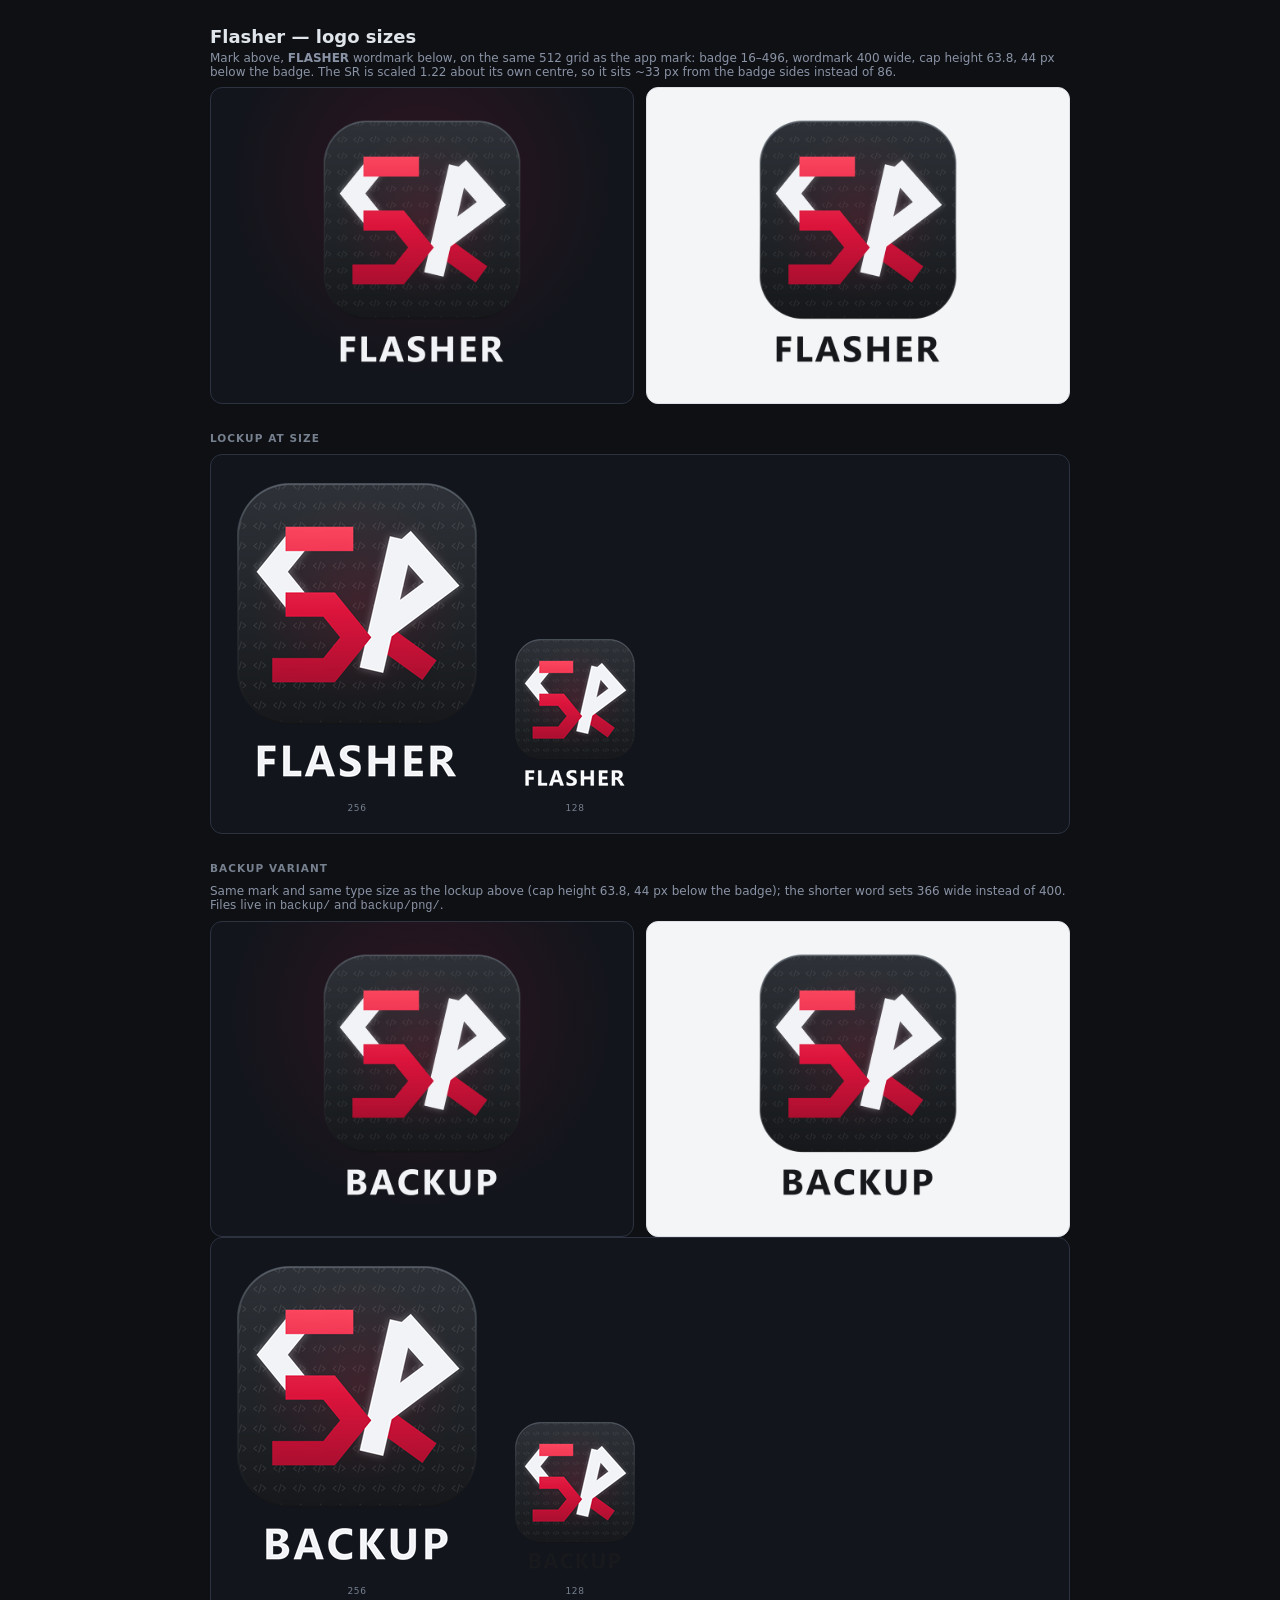
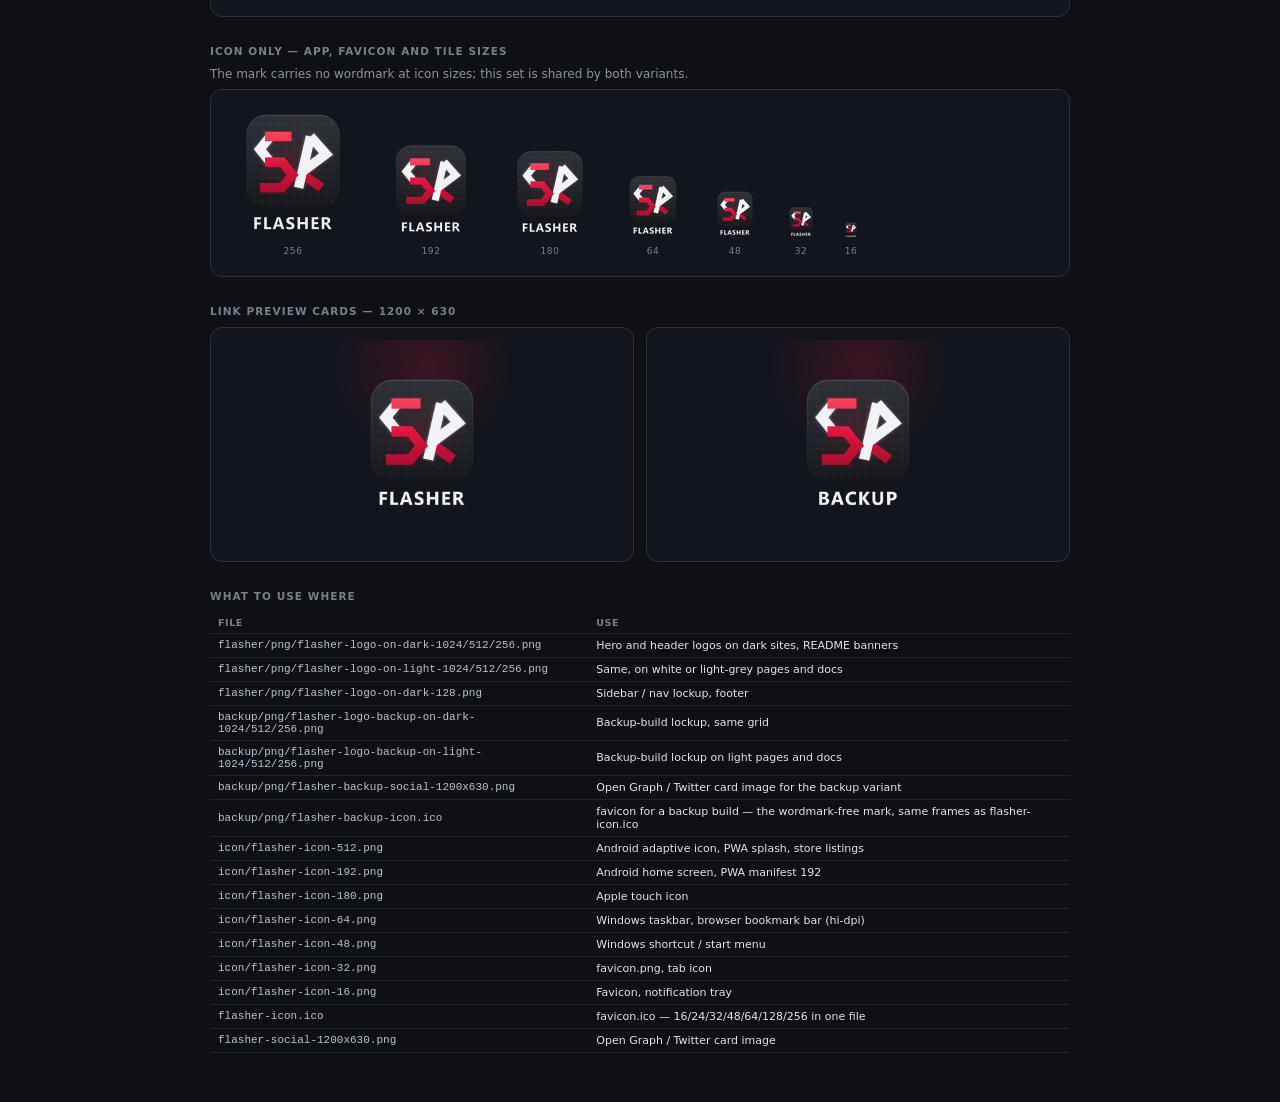
<file: brand/preview.html>
<!DOCTYPE html>
<html lang="en">
<head>
<meta charset="utf-8">
<title>Flasher — logo sizes</title>
<style>
  :root { --line: #2c3240; }
  * { box-sizing: border-box; }
  body { margin: 0; background: #0e1014; color: #dfe5ea;
         font-family: "Segoe UI", system-ui, sans-serif; font-size: 13px; }
  .wrap { max-width: 900px; margin: 0 auto; padding: 26px 20px 46px; }
  h1 { font-size: 18px; margin: 0 0 4px; font-weight: 600; }
  p.h { color: #8a93a5; font-size: 12px; margin: 0 0 8px; }
  h2 { font-size: 10.5px; text-transform: uppercase; letter-spacing: .1em;
       color: #77808f; font-weight: 700; margin: 28px 0 10px; }

  .pair { display: grid; grid-template-columns: 1fr 1fr; gap: 12px; }
  @media (max-width: 700px) { .pair { grid-template-columns: 1fr; } }
  .plate { border-radius: 12px; display: flex; align-items: center; justify-content: center;
           padding: 26px 18px; border: 1px solid var(--line); min-height: 250px; }
  .plate.dark  { background: radial-gradient(circle at 50% 30%, rgba(220,20,60,.14), transparent 65%), #12151c; }
  .plate.light { background: #f4f5f7; border-color: #dde1e6; }
  .plate img { width: 210px; height: auto; display: block; }

  .row { display: flex; align-items: flex-end; gap: 26px; flex-wrap: wrap;
         background: #12151c; border: 1px solid var(--line); border-radius: 12px; padding: 20px 18px; }
  .row .c { display: flex; flex-direction: column; align-items: center; gap: 8px; }
  .row .c span { font-size: 9px; color: #77808f; letter-spacing: .06em; }

  .card { background: #12151c; border: 1px solid var(--line); border-radius: 12px; padding: 12px; }
  .card img { width: 100%; display: block; border-radius: 6px; }

  table { width: 100%; border-collapse: collapse; font-size: 11px; margin-top: 6px; }
  th, td { text-align: left; padding: 5px 8px; border-bottom: 1px solid #1d2430; }
  th { color: #77808f; font-size: 9.5px; letter-spacing: .06em; text-transform: uppercase; font-weight: 700; }
  td.k { color: #b9c2d0; font-family: Consolas, monospace; }
</style>
</head>
<body>
<div class="wrap">
  <h1>Flasher — logo sizes</h1>
  <p class="h">Mark above, <b>FLASHER</b> wordmark below, on the same 512 grid as the app mark:
    badge 16–496, wordmark 400 wide, cap height 63.8, 44 px below the badge. The SR is scaled 1.22
    about its own centre, so it sits ~33 px from the badge sides instead of 86.</p>

  <div class="pair">
    <div class="plate dark"><img src="flasher/png/flasher-logo-on-dark-512.png" alt="Flasher lockup, light wordmark for dark backgrounds"></div>
    <div class="plate light"><img src="flasher/png/flasher-logo-on-light-512.png" alt="Flasher lockup, dark wordmark for light backgrounds"></div>
  </div>

  <h2>Lockup at size</h2>
  <div class="row">
    <div class="c"><img src="flasher/png/flasher-logo-on-dark-256.png" width="256" alt="256"><span>256</span></div>
    <div class="c"><img src="flasher/png/flasher-logo-on-dark-128.png" width="128" alt="128"><span>128</span></div>
  </div>

  <h2>BACKUP variant</h2>
  <p class="h">Same mark and same type size as the lockup above (cap height 63.8, 44 px below the badge);
    the shorter word sets 366 wide instead of 400. Files live in <code>backup/</code> and <code>backup/png/</code>.</p>
  <div class="pair">
    <div class="plate dark"><img src="backup/png/flasher-logo-backup-on-dark-512.png" alt="Backup lockup, light wordmark for dark backgrounds"></div>
    <div class="plate light"><img src="backup/png/flasher-logo-backup-on-light-512.png" alt="Backup lockup, dark wordmark for light backgrounds"></div>
  </div>
  <div class="row">
    <div class="c"><img src="backup/png/flasher-logo-backup-on-dark-256.png" width="256" alt="256"><span>256</span></div>
    <div class="c"><img src="backup/png/flasher-logo-backup-on-light-128.png" width="128" alt="128"><span>128</span></div>
  </div>

  <h2>Icon only — app, favicon and tile sizes</h2>
  <p class="h">The mark carries no wordmark at icon sizes; this set is shared by both variants.</p>
  <div class="row">
    <div class="c"><img src="icon/flasher-icon-256.png" width="128" alt="256"><span>256</span></div>
    <div class="c"><img src="icon/flasher-icon-192.png" width="96" alt="192"><span>192</span></div>
    <div class="c"><img src="icon/flasher-icon-180.png" width="90" alt="180"><span>180</span></div>
    <div class="c"><img src="icon/flasher-icon-64.png" width="64" alt="64"><span>64</span></div>
    <div class="c"><img src="icon/flasher-icon-48.png" width="48" alt="48"><span>48</span></div>
    <div class="c"><img src="icon/flasher-icon-32.png" width="32" alt="32"><span>32</span></div>
    <div class="c"><img src="icon/flasher-icon-16.png" width="16" alt="16"><span>16</span></div>
  </div>

  <h2>Link preview cards — 1200 × 630</h2>
  <div class="pair">
    <div class="card"><img src="flasher/png/flasher-social-1200x630.png" alt="Flasher social card"></div>
    <div class="card"><img src="backup/png/flasher-backup-social-1200x630.png" alt="Backup social card"></div>
  </div>

  <h2>What to use where</h2>
  <table>
    <tr><th>File</th><th>Use</th></tr>
    <tr><td class="k">flasher/png/flasher-logo-on-dark-1024/512/256.png</td><td>Hero and header logos on dark sites, README banners</td></tr>
    <tr><td class="k">flasher/png/flasher-logo-on-light-1024/512/256.png</td><td>Same, on white or light-grey pages and docs</td></tr>
    <tr><td class="k">flasher/png/flasher-logo-on-dark-128.png</td><td>Sidebar / nav lockup, footer</td></tr>
    <tr><td class="k">backup/png/flasher-logo-backup-on-dark-1024/512/256.png</td><td>Backup-build lockup, same grid</td></tr>
    <tr><td class="k">backup/png/flasher-logo-backup-on-light-1024/512/256.png</td><td>Backup-build lockup on light pages and docs</td></tr>
    <tr><td class="k">backup/png/flasher-backup-social-1200x630.png</td><td>Open Graph / Twitter card image for the backup variant</td></tr>
    <tr><td class="k">backup/png/flasher-backup-icon.ico</td><td>favicon for a backup build — the wordmark-free mark, same frames as flasher-icon.ico</td></tr>
    <tr><td class="k">icon/flasher-icon-512.png</td><td>Android adaptive icon, PWA splash, store listings</td></tr>
    <tr><td class="k">icon/flasher-icon-192.png</td><td>Android home screen, PWA manifest 192</td></tr>
    <tr><td class="k">icon/flasher-icon-180.png</td><td>Apple touch icon</td></tr>
    <tr><td class="k">icon/flasher-icon-64.png</td><td>Windows taskbar, browser bookmark bar (hi-dpi)</td></tr>
    <tr><td class="k">icon/flasher-icon-48.png</td><td>Windows shortcut / start menu</td></tr>
    <tr><td class="k">icon/flasher-icon-32.png</td><td>favicon.png, tab icon</td></tr>
    <tr><td class="k">icon/flasher-icon-16.png</td><td>Favicon, notification tray</td></tr>
    <tr><td class="k">flasher-icon.ico</td><td>favicon.ico — 16/24/32/48/64/128/256 in one file</td></tr>
    <tr><td class="k">flasher-social-1200x630.png</td><td>Open Graph / Twitter card image</td></tr>
  </table>
</div>
</body>
</html>
</file>
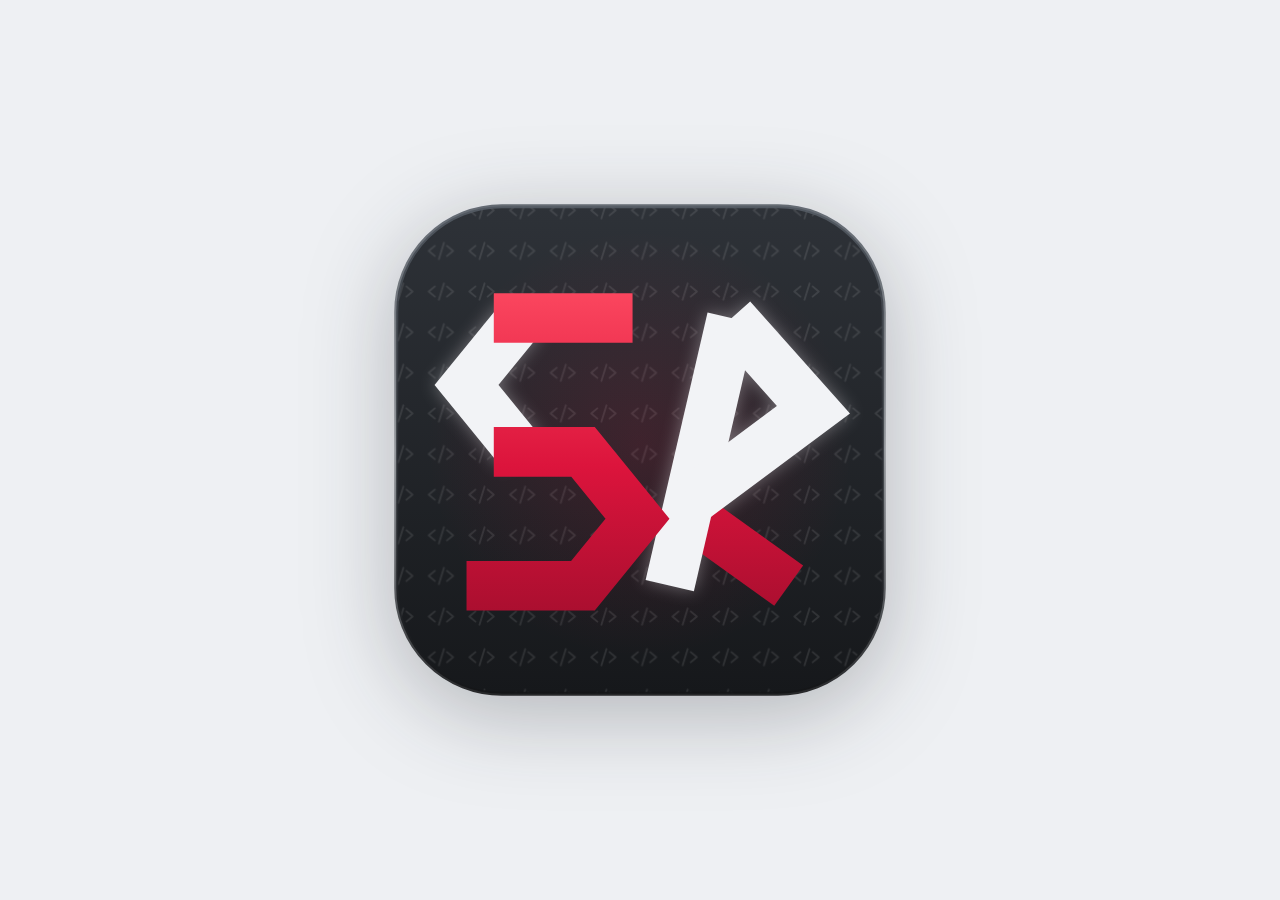
<file: UI-Samples/logo-final.html>
<!DOCTYPE html>
<html lang="en">
<head>
<meta charset="utf-8">
<title>S/R mark</title>
<style>
  html, body { height: 100%; margin: 0; background: #eef0f3; }
  body { display: flex; align-items: center; justify-content: center; }
  svg { width: min(76vmin, 520px); height: auto;
        filter: drop-shadow(0 18px 44px rgba(20, 24, 32, .28)); }
</style>
</head>
<body>
<svg xmlns="http://www.w3.org/2000/svg" viewBox="0 0 512 512" role="img" aria-label="S/R monogram mark">
  <title>S/R monogram — final mark</title>
  <defs>
    <linearGradient id="bg" x1="0" y1="0" x2="0" y2="1">
      <stop offset="0" stop-color="#2e3238"/>
      <stop offset="1" stop-color="#16181b"/>
    </linearGradient>
    <linearGradient id="edge" x1="0" y1="0" x2="0" y2="1">
      <stop offset="0" stop-color="#565d66" stop-opacity="0.9"/>
      <stop offset="0.5" stop-color="#3a3f45" stop-opacity="0.4"/>
      <stop offset="1" stop-color="#141517" stop-opacity="0.9"/>
    </linearGradient>
    <linearGradient id="sg" gradientUnits="userSpaceOnUse" x1="0" y1="110" x2="0" y2="400">
      <stop offset="0" stop-color="#ff4d63"/>
      <stop offset="0.55" stop-color="#dc143c"/>
      <stop offset="1" stop-color="#a50e2e"/>
    </linearGradient>
    <radialGradient id="halo" gradientUnits="userSpaceOnUse" cx="256" cy="250" r="210">
      <stop offset="0" stop-color="#dc143c" stop-opacity="0.15"/>
      <stop offset="1" stop-color="#dc143c" stop-opacity="0"/>
    </radialGradient>
    <pattern id="code" width="40" height="40" patternUnits="userSpaceOnUse">
      <g fill="none" stroke="#ffffff" stroke-width="1.8" stroke-linecap="round" stroke-linejoin="round" opacity="0.10">
        <path d="M14 15 L8 20 L14 25"/>
        <path d="M23 12 L18 28"/>
        <path d="M26 15 L32 20 L26 25"/>
      </g>
    </pattern>
    <filter id="wg" x="-40%" y="-40%" width="180%" height="180%">
      <feGaussianBlur stdDeviation="7"/>
    </filter>
  </defs>
  <rect x="16" y="16" width="480" height="480" rx="104" fill="url(#bg)"/>
  <rect x="16" y="16" width="480" height="480" rx="104" fill="url(#code)"/>
  <rect x="16" y="16" width="480" height="480" rx="104" fill="url(#halo)"/>
  <rect x="16" y="16" width="480" height="480" rx="104" fill="none" stroke="url(#edge)" stroke-width="4"/>
  <g transform="translate(256 256) scale(1.22) translate(-259 -256.5)">
  <g transform="translate(-77 0)" fill="none" stroke-width="40" stroke-linecap="butt" stroke-linejoin="miter">
    <g stroke="#f2f3f6" opacity="0.35" filter="url(#wg)">
      <path d="M240 150 L196 204 L240 258"/><path d="M410 150 L360 366"/>
      <path d="M410 150 L476 224 L378 297"/>
    </g>
    <g stroke="url(#sg)">
      <path d="M364 300 L456 366"/>
    </g>
    <g stroke="#f2f3f6">
      <path d="M240 150 L196 204 L240 258"/>
      <path d="M410 150 L360 366"/>
      <path d="M410 150 L476 224 L378 297"/>
    </g>
    <g stroke="url(#sg)">
      <path d="M330 150 H218"/>
      <path d="M218 258 H290 L334 312 L290 366 H196"/>
    </g>
  </g>
  </g>
</svg>
</body>
</html>
</file>
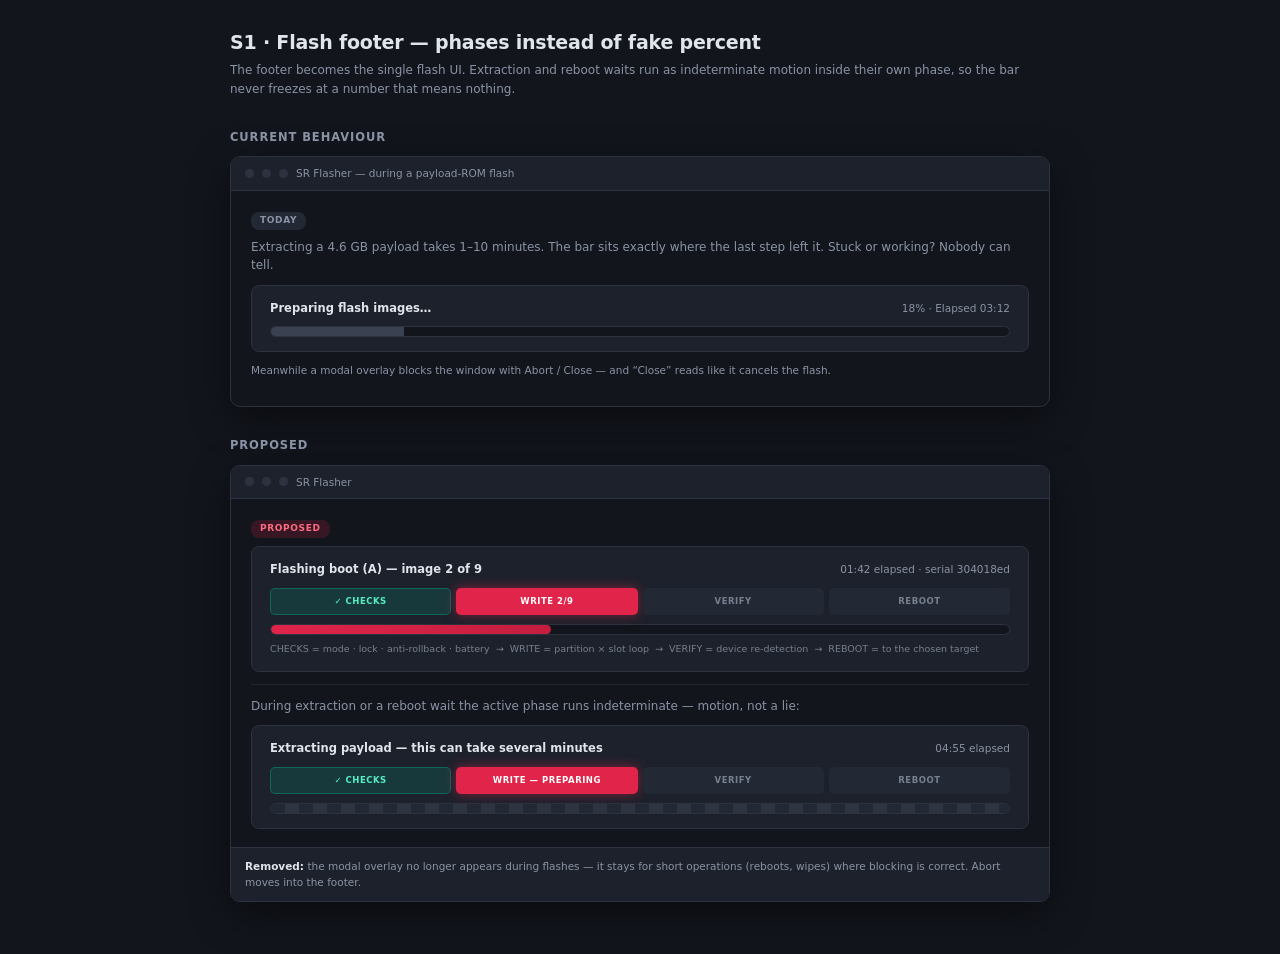
<file: UI-Samples/S1-progress-footer.html>
<!DOCTYPE html>
<html lang="en">
<head>
<meta charset="utf-8">
<title>S1 · Flash footer — phases instead of fake percent</title>
<link rel="stylesheet" href="theme.css">
<style>
/* page-specific: the footer itself */
.footer { border: 1px solid var(--line); border-radius: 8px;
          background: var(--panel); padding: 14px 18px; }
.f-row { display: flex; justify-content: space-between; align-items: baseline; margin-bottom: 8px; }
.f-status { font-size: 11.5px; font-weight: 600; }
.f-meta { font-size: 10.5px; color: var(--text-dim); }
.bar { height: 11px; border-radius: 6px; background: var(--bg);
       border: 1px solid var(--line); overflow: hidden; }
.fill-flat { width: 18%; height: 100%; background: #3a4150; }
.fill-live { width: 38%; height: 100%; border-radius: 6px;
             background: linear-gradient(90deg, #E0244A, #C41E3F); }
.fill-indet { width: 100%; height: 100%;
  background: repeating-linear-gradient(90deg, #232835 0 14px, #2d3442 14px 28px); }

.phases { display: flex; gap: 5px; margin: 9px 0; }
.ph { flex: 1; text-align: center; font-size: 8.5px; font-weight: 700;
      letter-spacing: .06em; padding: 6px 0; border-radius: 5px;
      background: var(--panel-2); color: var(--text-faint); border: 1px solid transparent; }
.ph.done { background: rgba(0,184,148,.16); color: var(--green-2); border-color: rgba(0,184,148,.35); }
.ph.on { background: var(--red); color: #fff; box-shadow: 0 0 12px rgba(224,36,74,.5); }
.stepnote { font-size: 9.5px; color: var(--text-faint); margin-top: 7px; }
</style>
</head>
<body>
<div class="wrap">

<h1>S1 · Flash footer — phases instead of fake percent</h1>
<p>The footer becomes the single flash UI. Extraction and reboot waits run as indeterminate
motion inside their own phase, so the bar never freezes at a number that means nothing.</p>

<h2>Current behaviour</h2>
<div class="win">
  <div class="titlebar"><span class="dot"></span><span class="dot"></span><span class="dot"></span>
    <span class="t">SR Flasher — during a payload-ROM flash</span></div>
  <div class="body">
    <span class="lbl cur">TODAY</span>
    <p style="margin:8px 0 10px">Extracting a 4.6 GB payload takes 1–10 minutes. The bar sits exactly
      where the last step left it. Stuck or working? Nobody can tell.</p>
    <div class="footer">
      <div class="f-row"><span class="f-status">Preparing flash images…</span>
        <span class="f-meta">18% · Elapsed 03:12</span></div>
      <div class="bar"><div class="fill-flat"></div></div>
    </div>
    <p style="margin-top:10px; font-size:10.5px">Meanwhile a modal overlay blocks the window with
      Abort / Close — and “Close” reads like it cancels the flash.</p>
  </div>
</div>

<h2>Proposed</h2>
<div class="win">
  <div class="titlebar"><span class="dot"></span><span class="dot"></span><span class="dot"></span>
    <span class="t">SR Flasher</span></div>
  <div class="body">
    <span class="lbl new">PROPOSED</span>
    <div class="footer" style="margin-top:8px">
      <div class="f-row">
        <span class="f-status">Flashing boot (A) — image 2 of 9</span>
        <span class="f-meta">01:42 elapsed · serial 304018ed</span>
      </div>
      <div class="phases">
        <div class="ph done">✓ CHECKS</div>
        <div class="ph on">WRITE&nbsp;2/9</div>
        <div class="ph">VERIFY</div>
        <div class="ph">REBOOT</div>
      </div>
      <div class="bar"><div class="fill-live"></div></div>
      <div class="stepnote">CHECKS = mode · lock · anti-rollback · battery &nbsp;→&nbsp;
        WRITE = partition × slot loop &nbsp;→&nbsp; VERIFY = device re-detection &nbsp;→&nbsp;
        REBOOT = to the chosen target</div>
    </div>

    <div class="divider"></div>
    <p>During extraction or a reboot wait the active phase runs indeterminate — motion, not a lie:</p>
    <div class="footer">
      <div class="f-row"><span class="f-status">Extracting payload — this can take several minutes</span>
        <span class="f-meta">04:55 elapsed</span></div>
      <div class="phases">
        <div class="ph done">✓ CHECKS</div>
        <div class="ph on">WRITE — PREPARING</div>
        <div class="ph">VERIFY</div>
        <div class="ph">REBOOT</div>
      </div>
      <div class="bar"><div class="fill-indet"></div></div>
    </div>
  </div>
  <div class="capnote"><b>Removed:</b> the modal overlay no longer appears during flashes — it stays
    for short operations (reboots, wipes) where blocking is correct. Abort moves into the footer.</div>
</div>

</div>
</body>
</html>
</file>
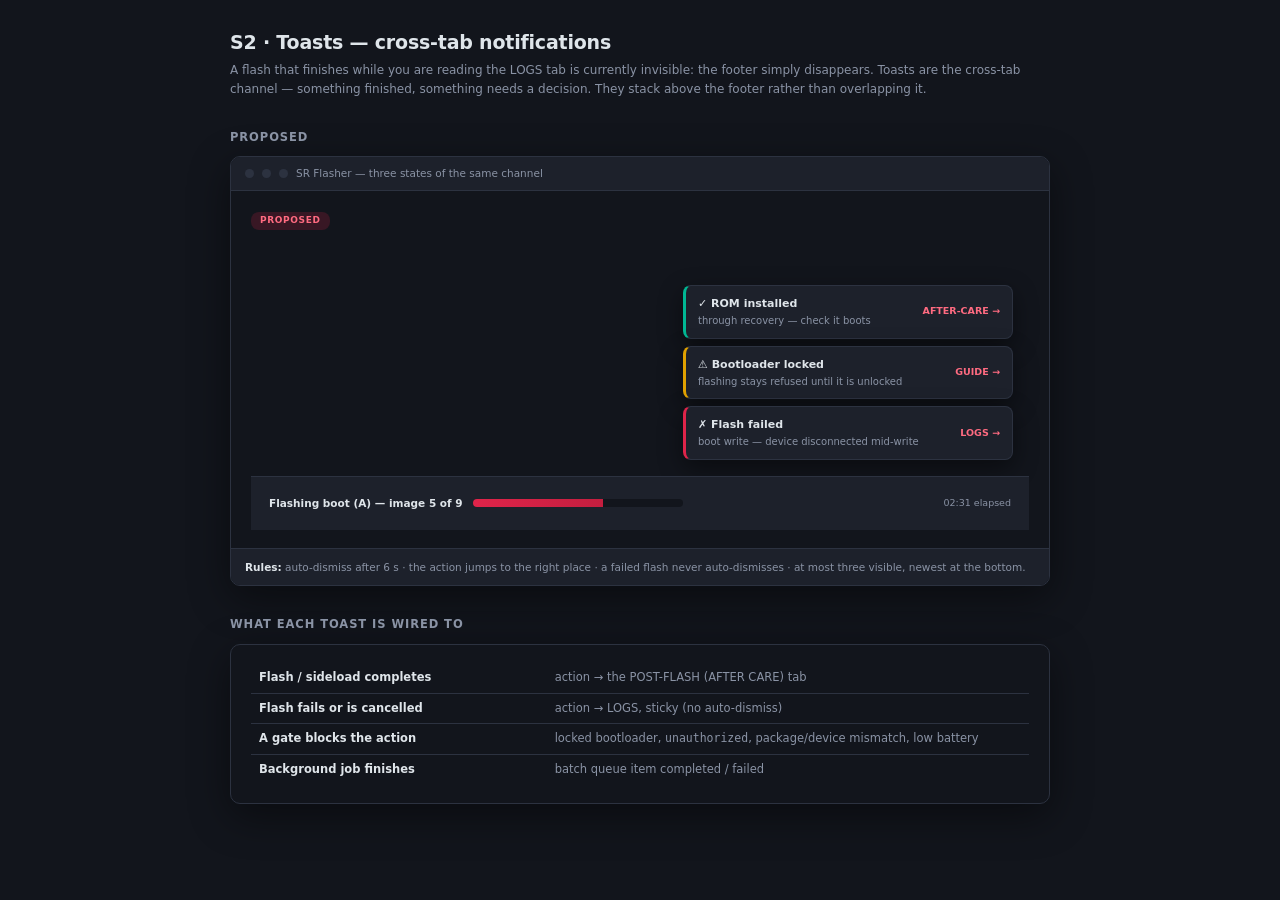
<file: UI-Samples/S2-toasts.html>
<!DOCTYPE html>
<html lang="en">
<head>
<meta charset="utf-8">
<title>S2 · Toasts — cross-tab notifications</title>
<link rel="stylesheet" href="theme.css">
<style>
.stage { position: relative; min-height: 300px; }
.toasts { position: absolute; right: 16px; bottom: 70px; display: flex;
          flex-direction: column; gap: 7px; width: 330px; }
.toast { display: flex; gap: 9px; align-items: center; background: var(--panel);
         border: 1px solid var(--line); border-left: 3px solid var(--green);
         border-radius: 8px; padding: 9px 12px; font-size: 10.5px;
         box-shadow: 0 8px 24px rgba(0,0,0,.45); }
.toast.warn { border-left-color: var(--amber); }
.toast.bad  { border-left-color: var(--red); }
.toast .txt b { display: block; font-size: 11px; color: var(--text); }
.toast .txt span { color: var(--text-dim); font-size: 10px; }
.toast .act { margin-left: auto; color: var(--red-2); font-weight: 700;
              font-size: 9.5px; white-space: nowrap; }
/* the footer stays visible so the offset rule is obvious */
.mini-footer { position: absolute; left: 0; right: 0; bottom: 0; height: 54px;
  border-top: 1px solid var(--line); background: var(--panel);
  display: flex; align-items: center; padding: 0 18px; gap: 10px; }
.mini-footer .s { font-size: 10.5px; font-weight: 600; }
.mini-footer .m { font-size: 9.5px; color: var(--text-dim); margin-left: auto; }
.mbar { height: 8px; width: 210px; border-radius: 4px; background: var(--bg); overflow: hidden; }
.mfill { width: 62%; height: 100%; background: linear-gradient(90deg,#E0244A,#C41E3F); }
</style>
</head>
<body>
<div class="wrap">

<h1>S2 · Toasts — cross-tab notifications</h1>
<p>A flash that finishes while you are reading the LOGS tab is currently invisible: the footer
simply disappears. Toasts are the cross-tab channel — something finished, something needs a decision.
They stack above the footer rather than overlapping it.</p>

<h2>Proposed</h2>
<div class="win">
  <div class="titlebar"><span class="dot"></span><span class="dot"></span><span class="dot"></span>
    <span class="t">SR Flasher — three states of the same channel</span></div>
  <div class="body">
    <span class="lbl new">PROPOSED</span>
    <div class="stage">
      <div class="toasts">
        <div class="toast">
          <div class="txt"><b>✓ ROM installed</b><span>through recovery — check it boots</span></div>
          <div class="act">AFTER-CARE →</div>
        </div>
        <div class="toast warn">
          <div class="txt"><b>⚠ Bootloader locked</b><span>flashing stays refused until it is unlocked</span></div>
          <div class="act">GUIDE →</div>
        </div>
        <div class="toast bad">
          <div class="txt"><b>✗ Flash failed</b><span>boot write — device disconnected mid-write</span></div>
          <div class="act">LOGS →</div>
        </div>
      </div>
      <div class="mini-footer">
        <span class="s">Flashing boot (A) — image 5 of 9</span>
        <div class="mbar"><div class="mfill"></div></div>
        <span class="m">02:31 elapsed</span>
      </div>
    </div>
  </div>
  <div class="capnote"><b>Rules:</b> auto-dismiss after 6 s · the action jumps to the right place ·
    a failed flash never auto-dismisses · at most three visible, newest at the bottom.</div>
</div>

<h2>What each toast is wired to</h2>
<div class="win"><div class="body">
  <table style="width:100%; border-collapse:collapse; font-size:11.5px">
    <tr><td style="padding:6px 8px; border-bottom:1px solid var(--line); width:38%"><b>Flash / sideload completes</b></td>
        <td style="padding:6px 8px; border-bottom:1px solid var(--line); color:var(--text-dim)">action → the POST-FLASH (AFTER CARE) tab</td></tr>
    <tr><td style="padding:6px 8px; border-bottom:1px solid var(--line)"><b>Flash fails or is cancelled</b></td>
        <td style="padding:6px 8px; border-bottom:1px solid var(--line); color:var(--text-dim)">action → LOGS, sticky (no auto-dismiss)</td></tr>
    <tr><td style="padding:6px 8px; border-bottom:1px solid var(--line)"><b>A gate blocks the action</b></td>
        <td style="padding:6px 8px; border-bottom:1px solid var(--line); color:var(--text-dim)">locked bootloader, <code>unauthorized</code>, package/device mismatch, low battery</td></tr>
    <tr><td style="padding:6px 8px"><b>Background job finishes</b></td>
        <td style="padding:6px 8px; color:var(--text-dim)">batch queue item completed / failed</td></tr>
  </table>
</div></div>

</div>
</body>
</html>
</file>
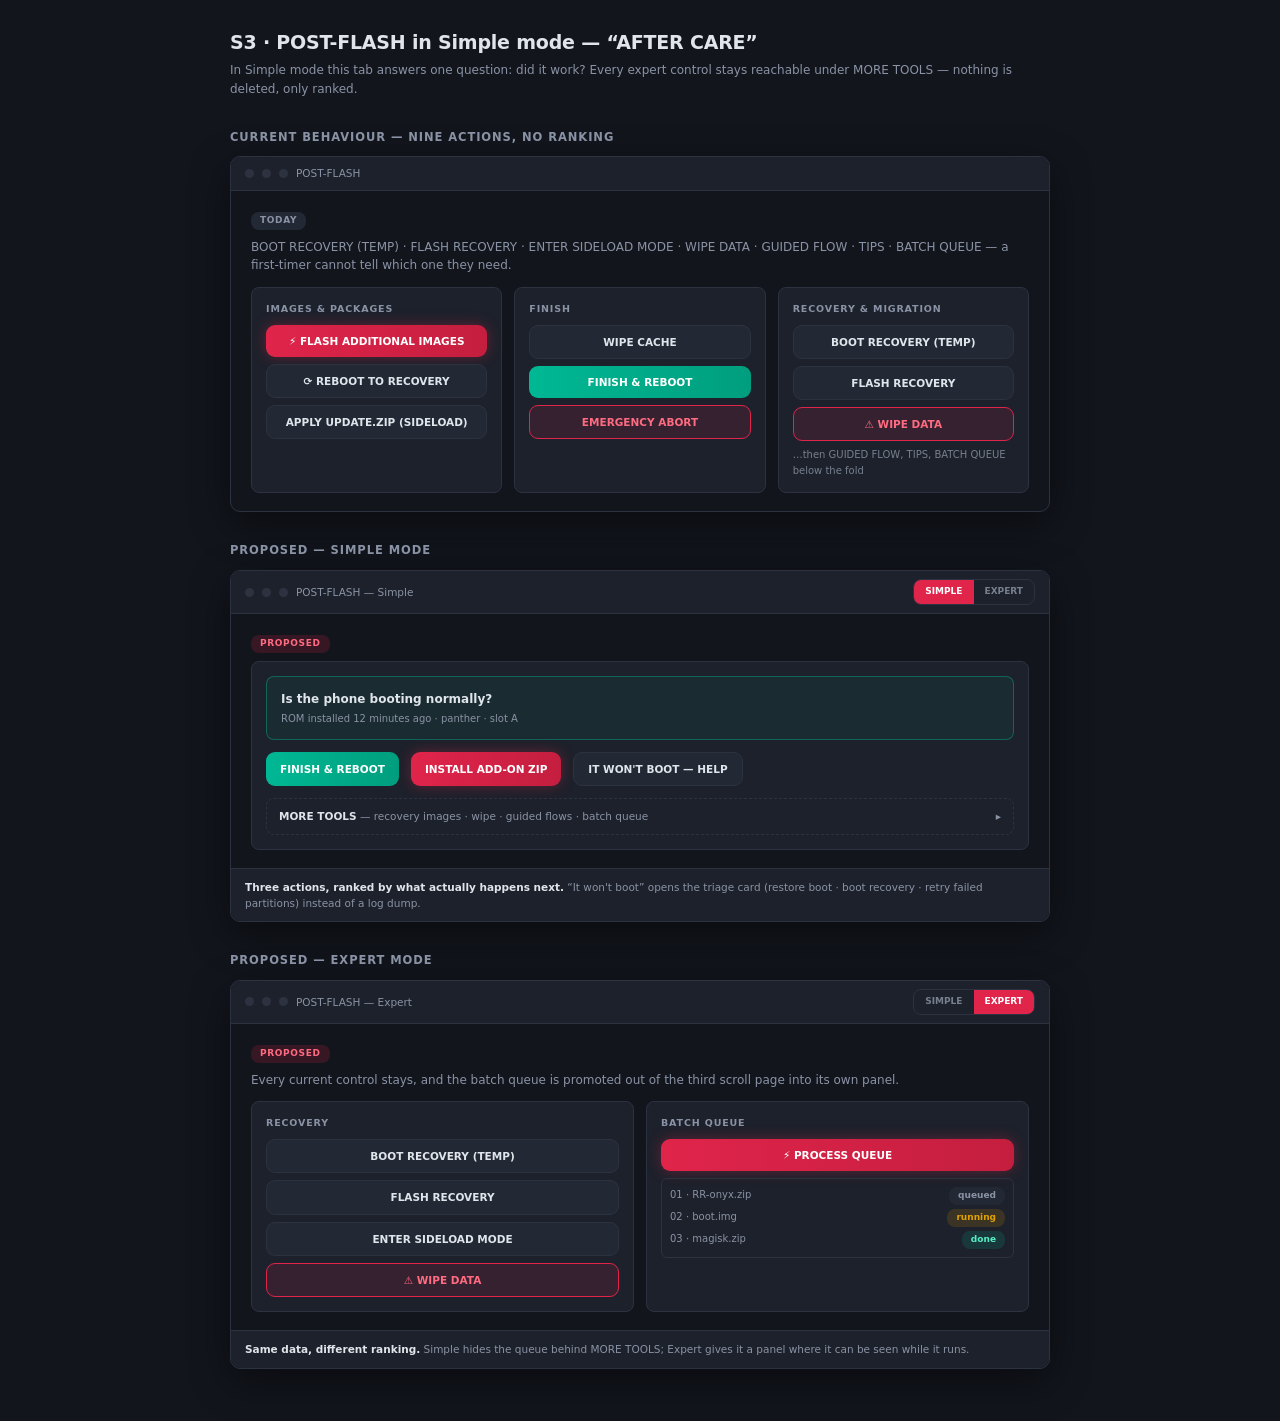
<file: UI-Samples/S3-after-care.html>
<!DOCTYPE html>
<html lang="en">
<head>
<meta charset="utf-8">
<title>S3 · POST-FLASH in Simple mode — "AFTER CARE"</title>
<link rel="stylesheet" href="theme.css">
<style>
.row { display: flex; gap: 12px; }
.col { display: flex; flex-direction: column; gap: 7px; }
.boot { background: rgba(0,184,148,.07); border: 1px solid rgba(0,184,148,.4);
        border-radius: 8px; padding: 13px 14px; margin-bottom: 12px; }
.boot .t { font-size: 12px; font-weight: 700; margin-bottom: 2px; }
.boot .d { font-size: 10px; color: var(--text-dim); }
.more { border: 1px dashed var(--line); border-radius: 8px; padding: 9px 12px;
        font-size: 10.5px; color: var(--text-dim); display: flex;
        justify-content: space-between; align-items: center; margin-top: 12px; }
.more b { color: var(--text); font-weight: 600; }
.seg { display: inline-flex; border: 1px solid var(--line); border-radius: 8px; overflow: hidden;
       font-size: 9px; font-weight: 700; }
.seg span { padding: 5px 11px; color: var(--text-faint); }
.seg .on { background: var(--red); color: #fff; }
.note { font-size: 10px; color: var(--text-faint); margin-top: 6px; }
</style>
</head>
<body>
<div class="wrap">

<h1>S3 · POST-FLASH in Simple mode — “AFTER CARE”</h1>
<p>In Simple mode this tab answers one question: did it work? Every expert control stays reachable
under MORE TOOLS — nothing is deleted, only ranked.</p>

<h2>Current behaviour — nine actions, no ranking</h2>
<div class="win">
  <div class="titlebar"><span class="dot"></span><span class="dot"></span><span class="dot"></span>
    <span class="t">POST-FLASH</span></div>
  <div class="body">
    <span class="lbl cur">TODAY</span>
    <p style="margin:8px 0 12px">BOOT RECOVERY (TEMP) · FLASH RECOVERY · ENTER SIDELOAD MODE · WIPE DATA ·
      GUIDED FLOW · TIPS · BATCH QUEUE — a first-timer cannot tell which one they need.</p>
    <div class="row">
      <div class="panel" style="flex:1">
        <div class="sec">IMAGES &amp; PACKAGES</div>
        <div class="col">
          <div class="btn b-prim">⚡ FLASH ADDITIONAL IMAGES</div>
          <div class="btn b-ghost">⟳ REBOOT TO RECOVERY</div>
          <div class="btn b-ghost">APPLY UPDATE.ZIP (SIDELOAD)</div>
        </div>
      </div>
      <div class="panel" style="flex:1">
        <div class="sec">FINISH</div>
        <div class="col">
          <div class="btn b-ghost">WIPE CACHE</div>
          <div class="btn b-succ">FINISH &amp; REBOOT</div>
          <div class="btn b-danger">EMERGENCY ABORT</div>
        </div>
      </div>
      <div class="panel" style="flex:1">
        <div class="sec">RECOVERY &amp; MIGRATION</div>
        <div class="col">
          <div class="btn b-ghost">BOOT RECOVERY (TEMP)</div>
          <div class="btn b-ghost">FLASH RECOVERY</div>
          <div class="btn b-danger">⚠ WIPE DATA</div>
        </div>
        <div class="note">…then GUIDED FLOW, TIPS, BATCH QUEUE below the fold</div>
      </div>
    </div>
  </div>
</div>

<h2>Proposed — Simple mode</h2>
<div class="win">
  <div class="titlebar"><span class="dot"></span><span class="dot"></span><span class="dot"></span>
    <span class="t">POST-FLASH — Simple</span>
    <span class="seg" style="margin-left:auto"><span class="on">SIMPLE</span><span>EXPERT</span></span></div>
  <div class="body">
    <span class="lbl new">PROPOSED</span>
    <div class="panel" style="margin-top:8px">
      <div class="boot">
        <div class="t">Is the phone booting normally?</div>
        <div class="d">ROM installed 12 minutes ago · panther · slot A</div>
      </div>
      <div class="row" style="flex-wrap:wrap">
        <div class="btn b-succ">FINISH &amp; REBOOT</div>
        <div class="btn b-prim">INSTALL ADD-ON ZIP</div>
        <div class="btn b-ghost">IT WON'T BOOT — HELP</div>
      </div>
      <div class="more"><span><b>MORE TOOLS</b> — recovery images · wipe · guided flows · batch queue</span><span>▸</span></div>
    </div>
  </div>
  <div class="capnote"><b>Three actions, ranked by what actually happens next.</b> “It won't boot” opens the
    triage card (restore boot · boot recovery · retry failed partitions) instead of a log dump.</div>
</div>

<h2>Proposed — Expert mode</h2>
<div class="win">
  <div class="titlebar"><span class="dot"></span><span class="dot"></span><span class="dot"></span>
    <span class="t">POST-FLASH — Expert</span>
    <span class="seg" style="margin-left:auto"><span>SIMPLE</span><span class="on">EXPERT</span></span></div>
  <div class="body">
    <span class="lbl new">PROPOSED</span>
    <p style="margin:8px 0 12px">Every current control stays, and the batch queue is promoted out of the
      third scroll page into its own panel.</p>
    <div class="row">
      <div class="panel" style="flex:1">
        <div class="sec">RECOVERY</div>
        <div class="col">
          <div class="btn b-ghost">BOOT RECOVERY (TEMP)</div>
          <div class="btn b-ghost">FLASH RECOVERY</div>
          <div class="btn b-ghost">ENTER SIDELOAD MODE</div>
          <div class="btn b-danger">⚠ WIPE DATA</div>
        </div>
      </div>
      <div class="panel" style="flex:1">
        <div class="sec">BATCH QUEUE</div>
        <div class="col">
          <div class="btn b-prim">⚡ PROCESS QUEUE</div>
          <div style="border:1px solid var(--line); border-radius:6px; padding:8px; font-size:10px; color:var(--text-dim)">
            <div style="display:flex; justify-content:space-between"><span>01 · RR-onyx.zip</span><span class="pill neut">queued</span></div>
            <div style="display:flex; justify-content:space-between; margin-top:4px"><span>02 · boot.img</span><span class="pill warn">running</span></div>
            <div style="display:flex; justify-content:space-between; margin-top:4px"><span>03 · magisk.zip</span><span class="pill ok">done</span></div>
          </div>
        </div>
      </div>
    </div>
  </div>
  <div class="capnote"><b>Same data, different ranking.</b> Simple hides the queue behind MORE TOOLS; Expert gives it
    a panel where it can be seen while it runs.</div>
</div>

</div>
</body>
</html>
</file>
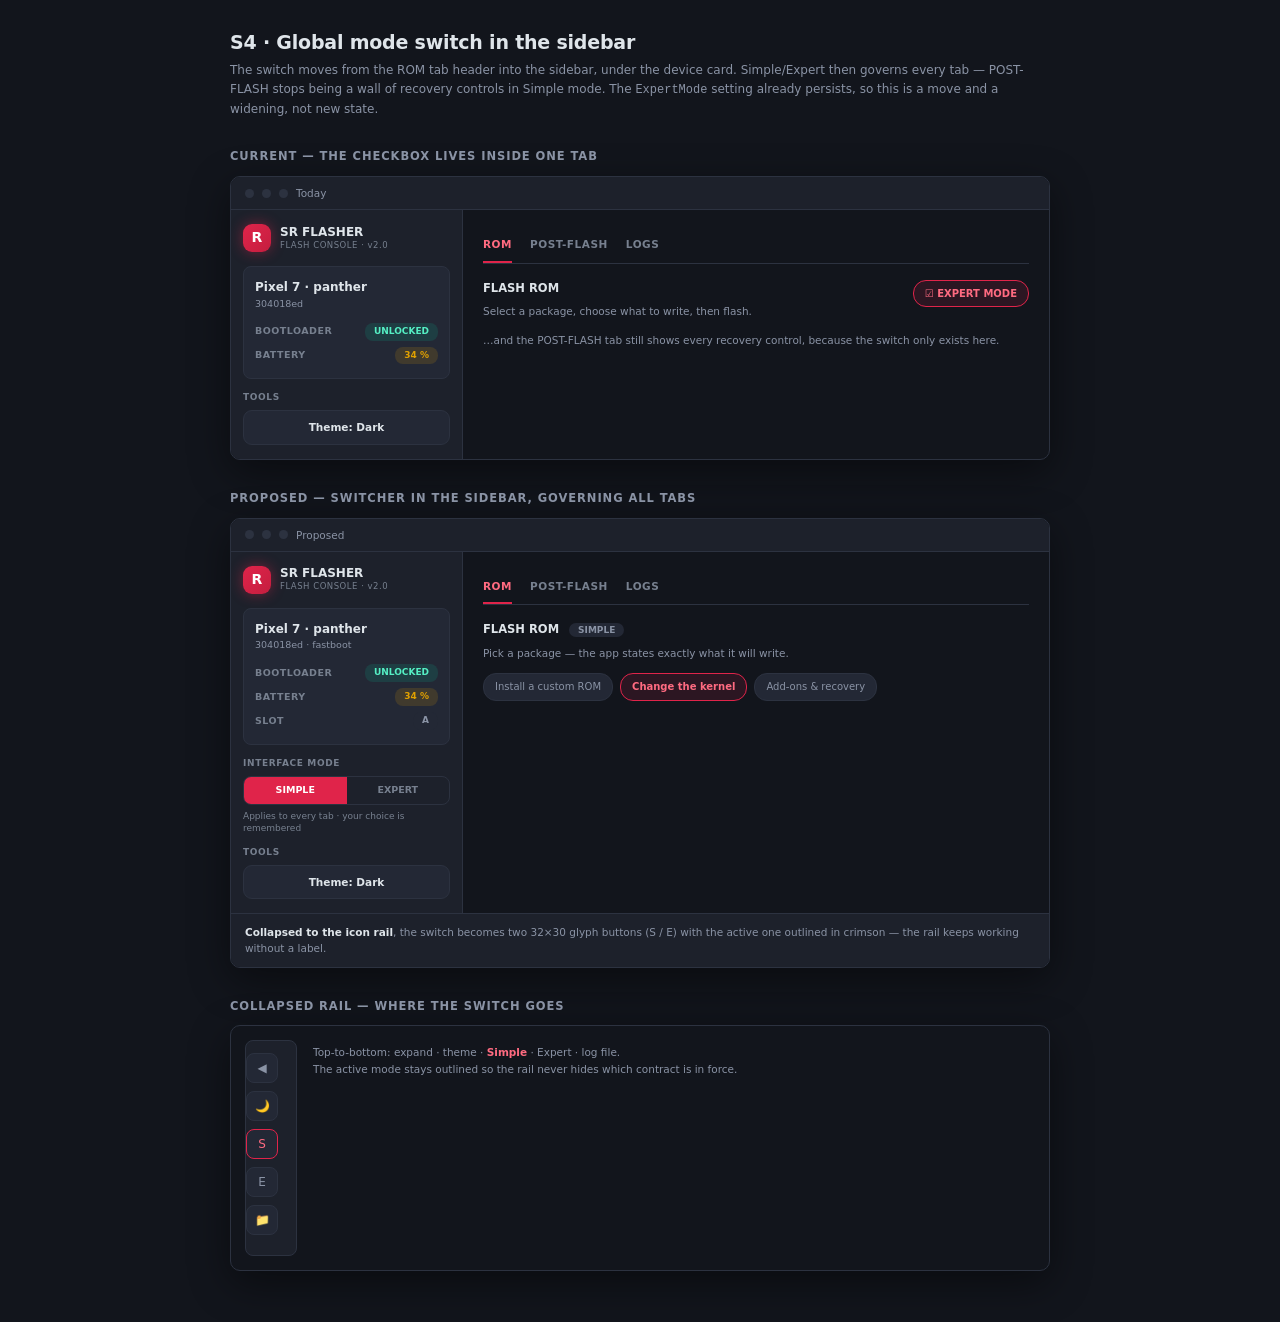
<file: UI-Samples/S4-mode-switch.html>
<!DOCTYPE html>
<html lang="en">
<head>
<meta charset="utf-8">
<title>S4 · Global mode switch in the sidebar</title>
<link rel="stylesheet" href="theme.css">
<style>
.shell { display: flex; gap: 0; }
.side { width: 232px; flex: 0 0 232px; border-right: 1px solid var(--line);
        background: var(--panel); padding: 14px 12px; }
.side.narrow { width: 52px; flex: 0 0 52px; padding: 12px 0; align-items: center; }
.content { flex: 1; padding: 18px 20px; }
.brand { display: flex; align-items: center; gap: 9px; margin-bottom: 14px; }
.mark { width: 28px; height: 28px; border-radius: 9px; display: flex; align-items: center;
        justify-content: center; font-weight: 800; font-size: 14px; color: #fff;
        background: linear-gradient(135deg,#E0244A,#C41E3F); box-shadow: 0 0 14px rgba(224,36,74,.45); }
.brand .n { font-size: 12px; font-weight: 700; line-height: 1.2; }
.brand .v { font-size: 8.5px; color: var(--text-faint); letter-spacing: .06em; }
.dev { background: var(--panel-2); border: 1px solid var(--line); border-radius: 8px;
       padding: 11px; margin-bottom: 12px; }
.dev .nm { font-size: 12px; font-weight: 700; }
.dev .sub { font-size: 9.5px; color: var(--text-dim); margin-bottom: 8px; }
.kv { display: flex; justify-content: space-between; align-items: center; font-size: 9.5px; padding: 3px 0; }
.kv .k { color: var(--text-faint); font-weight: 700; letter-spacing: .05em; }
.lblrow { font-size: 9px; color: var(--text-faint); font-weight: 700;
          letter-spacing: .07em; margin: 12px 0 5px; }
.segfull { display: flex; border: 1px solid var(--line); border-radius: 8px; overflow: hidden;
           font-size: 9.5px; font-weight: 700; }
.segfull span { flex: 1; text-align: center; padding: 6px 0; color: var(--text-faint); }
.segfull .on { background: var(--red); color: #fff; }
.hint { font-size: 9px; color: var(--text-faint); margin-top: 5px; line-height: 1.35; }
.railbtn { width: 32px; height: 30px; border-radius: 8px; background: var(--panel-2);
           border: 1px solid var(--line); display: flex; align-items: center;
           justify-content: center; font-size: 12px; color: var(--text-dim); margin-bottom: 8px; }
.railbtn.act { border-color: var(--red); color: var(--red-2); }
.tabbar { display: flex; gap: 18px; border-bottom: 1px solid var(--line);
          margin-bottom: 16px; font-size: 10.5px; font-weight: 700; letter-spacing: .05em; }
.tabbar div { padding: 8px 0; color: var(--text-faint); border-bottom: 2px solid transparent; }
.tabbar .on { color: var(--red-2); border-bottom-color: var(--red); }
.ph { font-size: 11.5px; font-weight: 700; margin-bottom: 6px; }
.phd { font-size: 10.5px; color: var(--text-dim); }
</style>
</head>
<body>
<div class="wrap">

<h1>S4 · Global mode switch in the sidebar</h1>
<p>The switch moves from the ROM tab header into the sidebar, under the device card. Simple/Expert
then governs every tab — POST-FLASH stops being a wall of recovery controls in Simple mode.
The <code>ExpertMode</code> setting already persists, so this is a move and a widening, not new state.</p>

<h2>Current — the checkbox lives inside one tab</h2>
<div class="win">
  <div class="titlebar"><span class="dot"></span><span class="dot"></span><span class="dot"></span>
    <span class="t">Today</span></div>
  <div class="shell">
    <div class="side">
      <div class="brand"><div class="mark">R</div><div><div class="n">SR FLASHER</div><div class="v">FLASH CONSOLE · v2.0</div></div></div>
      <div class="dev">
        <div class="nm">Pixel 7 · panther</div><div class="sub">304018ed</div>
        <div class="kv"><span class="k">BOOTLOADER</span><span class="pill ok">UNLOCKED</span></div>
        <div class="kv"><span class="k">BATTERY</span><span class="pill warn">34 %</span></div>
      </div>
      <div class="lblrow">TOOLS</div>
      <div class="btn b-ghost" style="width:100%">Theme: Dark</div>
    </div>
    <div class="content">
      <div class="tabbar"><div class="on">ROM</div><div>POST-FLASH</div><div>LOGS</div></div>
      <div style="display:flex; justify-content:space-between; align-items:flex-start">
        <div><div class="ph">FLASH ROM</div><div class="phd">Select a package, choose what to write, then flash.</div></div>
        <div class="chip on">☑ EXPERT MODE</div>
      </div>
      <p style="margin-top:12px; font-size:10.5px">…and the POST-FLASH tab still shows every recovery control,
        because the switch only exists here.</p>
    </div>
  </div>
</div>

<h2>Proposed — switcher in the sidebar, governing all tabs</h2>
<div class="win">
  <div class="titlebar"><span class="dot"></span><span class="dot"></span><span class="dot"></span>
    <span class="t">Proposed</span></div>
  <div class="shell">
    <div class="side">
      <div class="brand"><div class="mark">R</div><div><div class="n">SR FLASHER</div><div class="v">FLASH CONSOLE · v2.0</div></div></div>
      <div class="dev">
        <div class="nm">Pixel 7 · panther</div><div class="sub">304018ed · fastboot</div>
        <div class="kv"><span class="k">BOOTLOADER</span><span class="pill ok">UNLOCKED</span></div>
        <div class="kv"><span class="k">BATTERY</span><span class="pill warn">34 %</span></div>
        <div class="kv"><span class="k">SLOT</span><span class="pill neut">A</span></div>
      </div>
      <div class="lblrow">INTERFACE MODE</div>
      <div class="segfull"><span class="on">SIMPLE</span><span>EXPERT</span></div>
      <div class="hint">Applies to every tab · your choice is remembered</div>
      <div class="lblrow">TOOLS</div>
      <div class="btn b-ghost" style="width:100%">Theme: Dark</div>
    </div>
    <div class="content">
      <div class="tabbar"><div class="on">ROM</div><div>POST-FLASH</div><div>LOGS</div></div>
      <div class="ph">FLASH ROM <span class="pill neut" style="margin-left:6px">SIMPLE</span></div>
      <div class="phd">Pick a package — the app states exactly what it will write.</div>
      <div style="margin-top:12px; display:flex; gap:7px; flex-wrap:wrap">
        <div class="chip">Install a custom ROM</div>
        <div class="chip on">Change the kernel</div>
        <div class="chip">Add-ons &amp; recovery</div>
      </div>
    </div>
  </div>
  <div class="capnote"><b>Collapsed to the icon rail</b>, the switch becomes two 32×30 glyph buttons
    (S / E) with the active one outlined in crimson — the rail keeps working without a label.</div>
</div>

<h2>Collapsed rail — where the switch goes</h2>
<div class="win"><div class="body" style="padding:14px">
  <div style="display:flex; gap:16px; align-items:flex-start">
    <div class="side narrow" style="border:1px solid var(--line); border-radius:8px">
      <div class="railbtn">◀</div>
      <div class="railbtn">🌙</div>
      <div class="railbtn act">S</div>
      <div class="railbtn">E</div>
      <div class="railbtn">📁</div>
    </div>
    <div style="font-size:10.5px; color:var(--text-dim); padding-top:4px">
      Top-to-bottom: expand · theme · <b style="color:var(--red-2)">Simple</b> · Expert · log file.<br>
      The active mode stays outlined so the rail never hides which contract is in force.
    </div>
  </div>
</div></div>

</div>
</body>
</html>
</file>
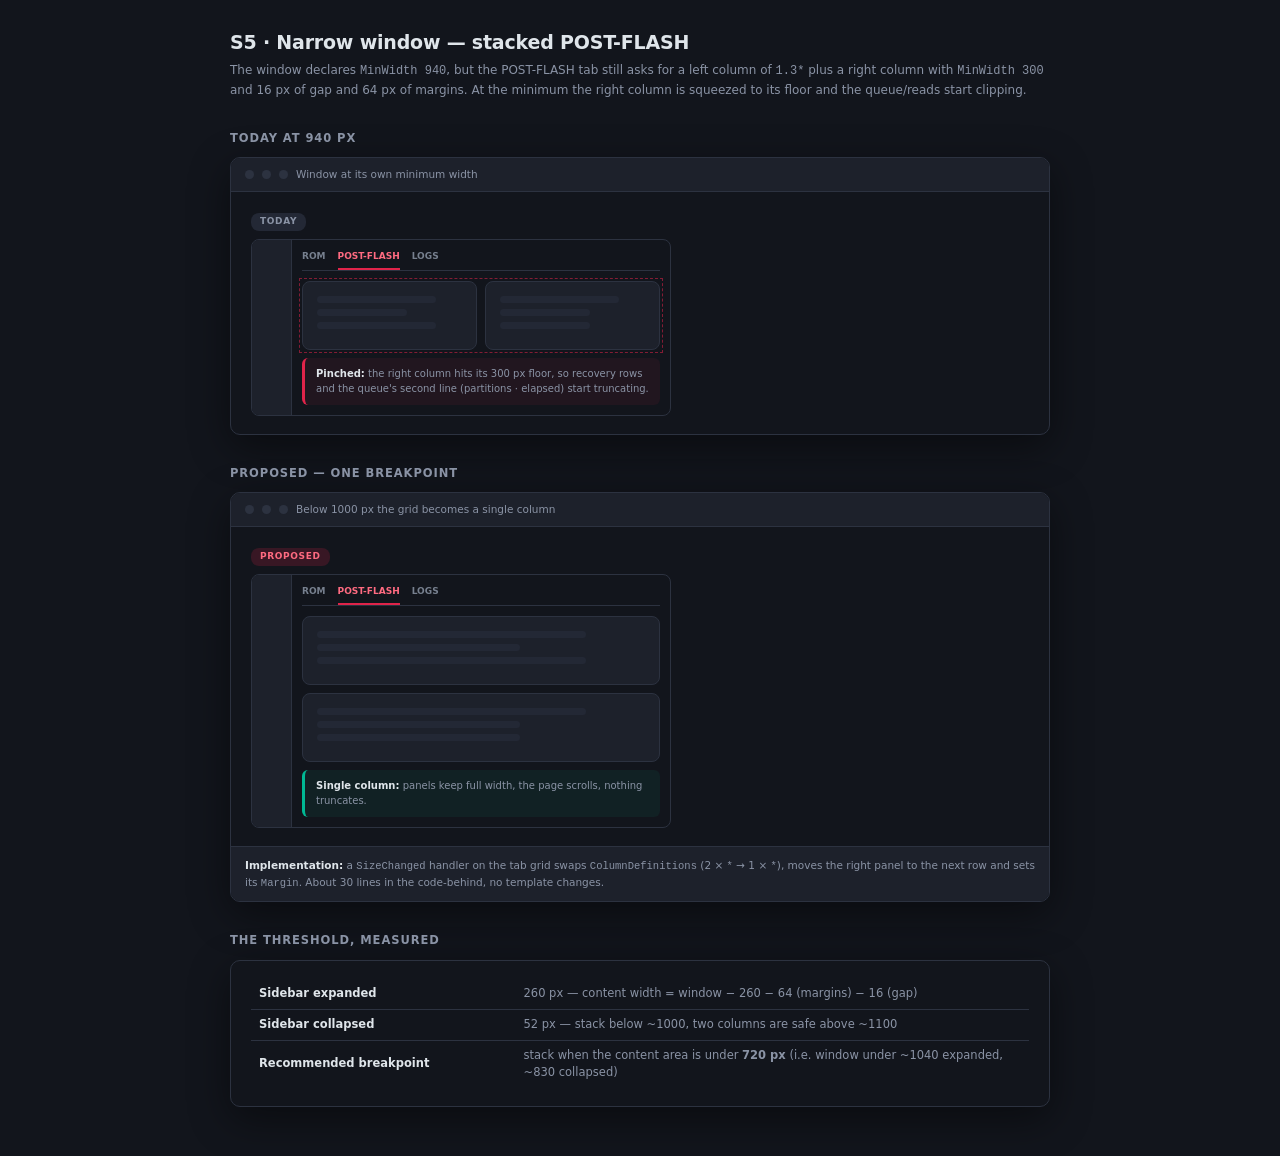
<file: UI-Samples/S5-narrow-window.html>
<!DOCTYPE html>
<html lang="en">
<head>
<meta charset="utf-8">
<title>S5 · Narrow window — stacked POST-FLASH</title>
<link rel="stylesheet" href="theme.css">
<style>
.frame { border: 1px solid var(--line); border-radius: 8px; overflow: hidden; background: var(--bg); }
.mini { display: flex; }
.mini .side { width: 40px; border-right: 1px solid var(--line); background: var(--panel); }
.mini .main { flex: 1; padding: 10px; }
.tabs { display: flex; gap: 12px; border-bottom: 1px solid var(--line); margin-bottom: 10px;
        font-size: 9px; font-weight: 700; color: var(--text-faint); }
.tabs .on { color: var(--red-2); border-bottom: 2px solid var(--red); padding-bottom: 4px; }
.two { display: flex; gap: 8px; }
.two > .panel { flex: 1; min-width: 0; }
.stack { display: flex; flex-direction: column; gap: 8px; }
.ghost-line { height: 7px; border-radius: 4px; background: var(--panel-2); margin-bottom: 6px; }
.ghost-line.s { width: 62%; }
.ghost-line.m { width: 82%; }
.pinch { outline: 1px dashed rgba(224,36,74,.55); outline-offset: 2px; }
.warnbox { border-left: 3px solid var(--red); background: rgba(224,36,74,.07);
           padding: 8px 11px; border-radius: 6px; font-size: 10px; color: var(--text-dim); }
.warnbox b { color: var(--text); }
</style>
</head>
<body>
<div class="wrap">

<h1>S5 · Narrow window — stacked POST-FLASH</h1>
<p>The window declares <code>MinWidth 940</code>, but the POST-FLASH tab still asks for a left column
of <code>1.3*</code> plus a right column with <code>MinWidth 300</code> and 16 px of gap and 64 px of
margins. At the minimum the right column is squeezed to its floor and the queue/reads start clipping.</p>

<h2>Today at 940 px</h2>
<div class="win">
  <div class="titlebar"><span class="dot"></span><span class="dot"></span><span class="dot"></span>
    <span class="t">Window at its own minimum width</span></div>
  <div class="body">
    <span class="lbl cur">TODAY</span>
    <div class="frame" style="margin-top:8px; width:420px">
      <div class="mini">
        <div class="side"></div>
        <div class="main">
          <div class="tabs"><span>ROM</span><span class="on">POST-FLASH</span><span>LOGS</span></div>
          <div class="two pinch">
            <div class="panel">
              <div class="ghost-line m"></div><div class="ghost-line s"></div><div class="ghost-line m"></div>
            </div>
            <div class="panel">
              <div class="ghost-line m"></div><div class="ghost-line s"></div><div class="ghost-line s"></div>
            </div>
          </div>
          <div class="warnbox" style="margin-top:8px"><b>Pinched:</b> the right column hits its 300 px floor,
            so recovery rows and the queue's second line (partitions · elapsed) start truncating.</div>
        </div>
      </div>
    </div>
  </div>
</div>

<h2>Proposed — one breakpoint</h2>
<div class="win">
  <div class="titlebar"><span class="dot"></span><span class="dot"></span><span class="dot"></span>
    <span class="t">Below 1000 px the grid becomes a single column</span></div>
  <div class="body">
    <span class="lbl new">PROPOSED</span>
    <div class="frame" style="margin-top:8px; width:420px">
      <div class="mini">
        <div class="side"></div>
        <div class="main">
          <div class="tabs"><span>ROM</span><span class="on">POST-FLASH</span><span>LOGS</span></div>
          <div class="stack">
            <div class="panel">
              <div class="ghost-line m"></div><div class="ghost-line s"></div><div class="ghost-line m"></div>
            </div>
            <div class="panel">
              <div class="ghost-line m"></div><div class="ghost-line s"></div><div class="ghost-line s"></div>
            </div>
          </div>
          <div class="warnbox" style="margin-top:8px; border-left-color:var(--green); background:rgba(0,184,148,.07)">
            <b>Single column:</b> panels keep full width, the page scrolls, nothing truncates.</div>
        </div>
      </div>
    </div>
  </div>
  <div class="capnote"><b>Implementation:</b> a <code>SizeChanged</code> handler on the tab grid swaps
    <code>ColumnDefinitions</code> (2 × <code>*</code> → 1 × <code>*</code>), moves the right panel to the
    next row and sets its <code>Margin</code>. About 30 lines in the code-behind, no template changes.</div>
</div>

<h2>The threshold, measured</h2>
<div class="win"><div class="body">
  <table style="width:100%; border-collapse:collapse; font-size:11.5px">
    <tr><td style="padding:6px 8px; border-bottom:1px solid var(--line); width:34%"><b>Sidebar expanded</b></td>
        <td style="padding:6px 8px; border-bottom:1px solid var(--line); color:var(--text-dim)">260 px — content width = window − 260 − 64 (margins) − 16 (gap)</td></tr>
    <tr><td style="padding:6px 8px; border-bottom:1px solid var(--line)"><b>Sidebar collapsed</b></td>
        <td style="padding:6px 8px; border-bottom:1px solid var(--line); color:var(--text-dim)">52 px — stack below ~1000, two columns are safe above ~1100</td></tr>
    <tr><td style="padding:6px 8px"><b>Recommended breakpoint</b></td>
        <td style="padding:6px 8px; color:var(--text-dim)">stack when the content area is under <b>720 px</b> (i.e. window under ~1040 expanded, ~830 collapsed)</td></tr>
  </table>
</div></div>

</div>
</body>
</html>
</file>
<file: UI-Samples/theme.css>
/* ============================================================
   Shared design language for the UI samples.
   Mirrors the app's "Crimson Console" tokens so the mockups
   read as the real product. Each sample page inlines its own
   copy of what it needs — this file is the reference source.
   ============================================================ */
:root {
  --bg:        #12151c;   /* window background   */
  --panel:     #1d212b;   /* card background     */
  --panel-2:   #232835;   /* input background    */
  --line:      #2c3240;   /* borders             */
  --text:      #dfe5ea;   /* primary text        */
  --text-dim:  #8a93a5;   /* secondary text      */
  --text-faint:#77808f;   /* labels / captions   */
  --red:       #E0244A;   /* brand accent        */
  --red-2:     #FF6B81;   /* accent bright       */
  --green:     #00B894;   /* success             */
  --green-2:   #55EFC4;
  --amber:     #E1A100;   /* warning             */
  --blue:      #3E7BFA;   /* mode pill only      */
  --radius-c:  9px;       /* controls            */
  --radius-p:  10px;      /* panels              */
}

* { box-sizing: border-box; }

body {
  margin: 0;
  background: var(--bg);
  color: var(--text);
  font-family: "Segoe UI", system-ui, sans-serif;
  font-size: 13px;
  line-height: 1.55;
}

.wrap { max-width: 860px; margin: 0 auto; padding: 28px 20px 48px; }

h1 { font-size: 19px; margin: 0 0 4px; letter-spacing: -0.2px; }
h2 { font-size: 11.5px; text-transform: uppercase; letter-spacing: 0.08em;
     color: var(--text-dim); margin: 30px 0 8px; }
p  { color: var(--text-dim); font-size: 12px; margin: 0 0 10px; }
a  { color: var(--red-2); text-decoration: none; }
a:hover { text-decoration: underline; }

/* before / after labels */
.lbl { display: inline-block; font-size: 9px; font-weight: 700;
       letter-spacing: .07em; padding: 2px 9px; border-radius: 8px; }
.lbl.cur { background: var(--panel-2); color: var(--text-dim); }
.lbl.new { background: rgba(224,36,74,.18); color: var(--red-2); }

/* mock window */
.win { border: 1px solid var(--line); border-radius: var(--radius-p);
       overflow: hidden; background: var(--bg); margin: 10px 0 4px;
       box-shadow: 0 12px 40px rgba(0,0,0,.45); }
.win .titlebar { display: flex; align-items: center; gap: 8px;
                 padding: 8px 14px; border-bottom: 1px solid var(--line);
                 background: var(--panel); }
.win .titlebar .dot { width: 9px; height: 9px; border-radius: 50%; background: var(--line); }
.win .titlebar .t { font-size: 10.5px; color: var(--text-dim); }
.win .body { padding: 18px 20px; }

/* app building blocks */
.panel { background: var(--panel); border: 1px solid var(--line);
         border-radius: 8px; padding: 14px; }
.sec { font-size: 9.5px; font-weight: 700; letter-spacing: .09em;
       color: var(--text-dim); margin-bottom: 8px; }

.btn { display: inline-flex; align-items: center; justify-content: center;
       gap: 6px; border-radius: var(--radius-c); font-size: 10.5px;
       font-weight: 600; padding: 8px 14px; white-space: nowrap; }
.b-prim   { background: linear-gradient(90deg, #E0244A, #C41E3F); color: #fff;
            box-shadow: 0 0 14px rgba(224,36,74,.35); }
.b-ghost  { background: var(--panel-2); border: 1px solid var(--line); color: var(--text); }
.b-succ   { background: linear-gradient(90deg, #00B894, #009E7E); color: #fff; }
.b-danger { background: rgba(224,36,74,.12); border: 1px solid var(--red); color: var(--red-2); }

.chip { display: inline-flex; align-items: center; gap: 6px; font-size: 10px;
        padding: 5px 11px; border-radius: 13px; background: var(--panel-2);
        border: 1px solid var(--line); color: var(--text-dim); }
.chip.on { border-color: var(--red); color: var(--red-2);
           background: rgba(224,36,74,.12); font-weight: 700; }

.pill { font-size: 9px; font-weight: 700; padding: 2px 9px; border-radius: 8px; }
.pill.ok   { background: rgba(0,184,148,.15); color: var(--green-2); }
.pill.warn { background: rgba(225,161,0,.15); color: var(--amber); }
.pill.info { background: rgba(62,123,250,.15); color: #7DA2FF; }
.pill.neut { background: var(--panel-2); color: var(--text-dim); }

.divider { height: 1px; background: var(--line); opacity: .6; margin: 12px 0; }

.capnote { padding: 10px 14px; border-top: 1px solid var(--line);
           background: var(--panel); font-size: 10.5px; color: var(--text-dim); }
.capnote b { color: var(--text); }
</file>
